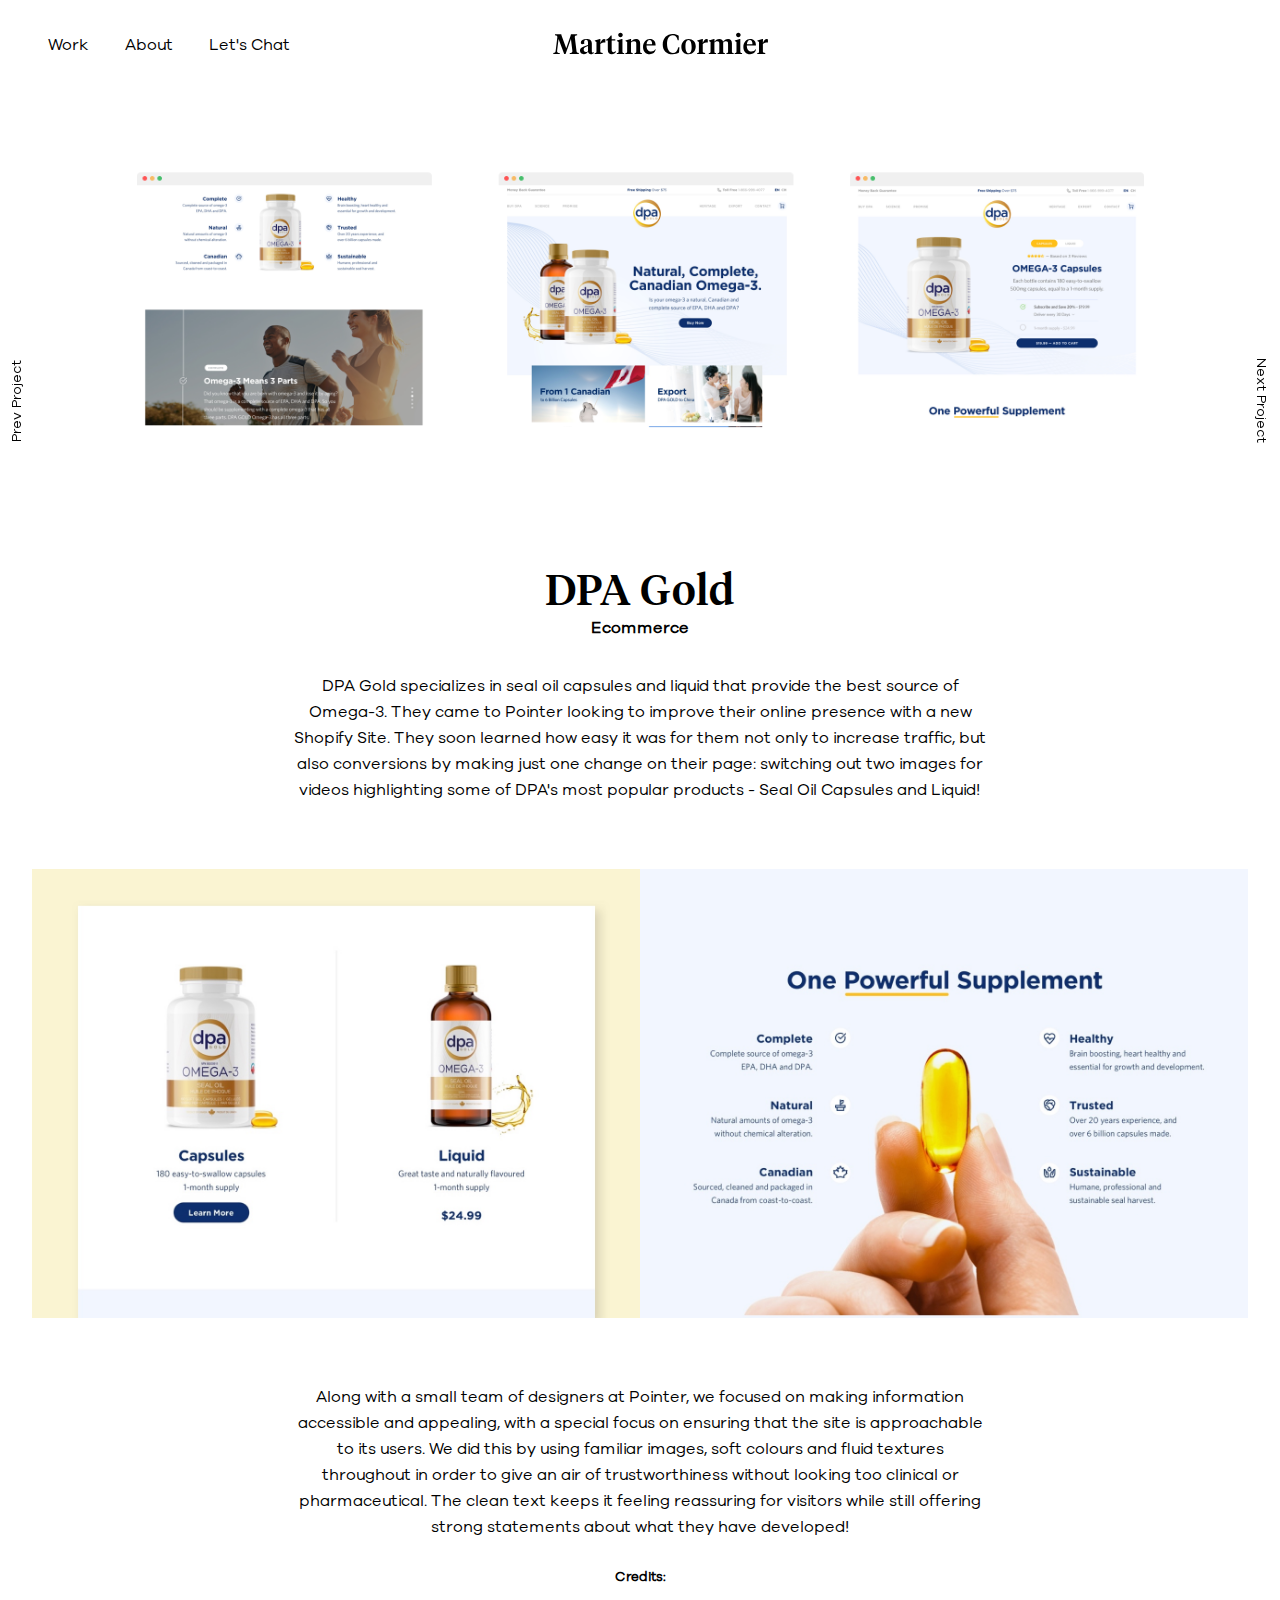
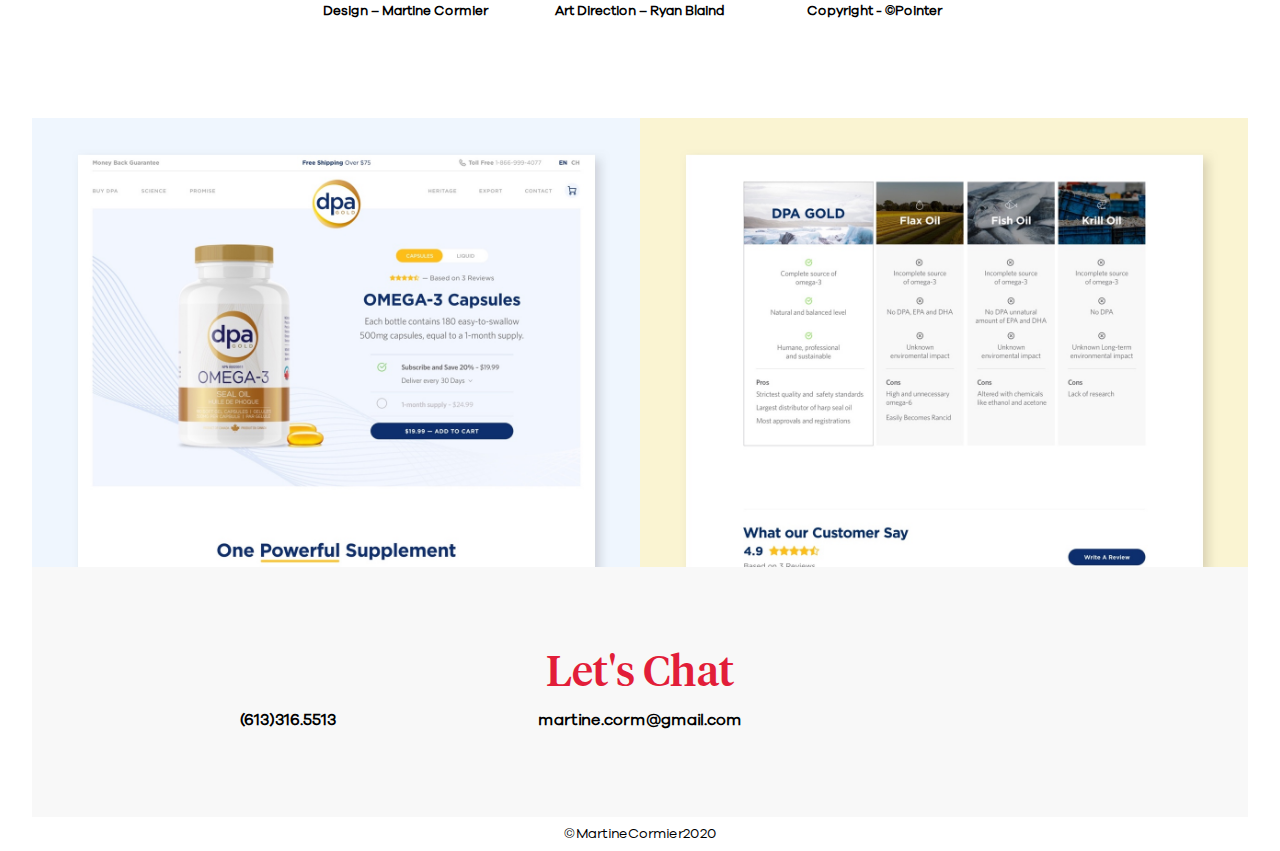
<file: dpa.html>
<!DOCTYPE html>
<html lang="en-ca">
<head>
	<meta charset="utf-8">
	<meta name="mobileoptimized" content="240">
	<meta name="handheldfriendly" content="true">
	<meta name="viewport" content="width=device-width,initial-scale=1">
    <title>Martine Cormier · creative thinker Graphic Designer · Ottawa, Canada</title>
    <link href="css/grid.css" rel="stylesheet">
    <link href="css/typography.css" rel="stylesheet">
    <link href="css/main.css" rel="stylesheet">
	<link rel="stylesheet" href="https://use.fontawesome.com/releases/v5.2.0/css/all.css" integrity="sha384-hWVjflwFxL6sNzntih27bfxkr27PmbbK/iSvJ+a4+0owXq79v+lsFkW54bOGbiDQ" crossorigin="anonymous">
</head>
<header>
		<nav>
			<div class="mobile-nav">
				<div class="branding nav">
					<a href="https://martinecormier.ca/cgi">	
					<img class="logo" src="img/branding.svg" alt="Martine Cormier Branding">
					</a>
				</div>	
				<ul class="nav social">
					<li><a href="https://www.linkedin.com/in/martine-cormier-33259264/" target="_blank">
						<span style="color: #000000">
  							<i class="fab fa-linkedin-in"></i>
						</span>
					</a></li>
					<li><a href="https://vimeo.com/martinecormier" target="_blank">
						<span>
  							<i class="fab fa-vimeo-v"></i>
						</span>
					</a></li>
					<li><a href="https://dribbble.com/martinecormier" target="_blank">
						<span>
  							<i class="fab fa-dribbble"></i>
						</span>
					</a></li>
				</ul>
				<div class="mobile">
					<input type="checkbox" class="nav-check" id="nav-check">
					<label class="nav-label" for="nav-check">
						<img src="img/nav.svg" alt="open mobile">
					</label>
					<ul class="links-mobile">
						<li><a href="https://martinecormier.ca/cgi#work">Work</a></li>
						<li><a href="https://martinecormier.ca/cgi#about">About</a></li>
						<li><a href="https://martinecormier.ca/cgi#chat">Let's Chat</a></li>
					</ul>
				</div>
				<div class="desktop">
					<ul class="links">
						<li><a href="https://martinecormier.ca/cgi#work">Work</a></li>
						<li><a href="https://martinecormier.ca/cgi#about">About</a></li>
						<li><a href="https://martinecormier.ca/cgi#chat">Let's Chat</a></li>
					</ul>
				</div>	
			</div>
				
		</nav>
</header>
<div class="project-nav" id="prev">
		<h4 class="menu menu--adsila">
				<a class="menu__item" href="tea-expert.html">
					<span class="menu__item-name">Prev Project</span>
				</a>
		</h4>
</div>
<div class="project-nav" id="next">
	<h4 class="menu menu--adsila">
			<a class="menu__item" href="ohs.html">
				<span class="menu__item-name">Next Project</span>
			</a>
	</h4>
</div>
<section class="intro-img">
	<img class="flex-img-85" src="img/project-dpa.png">
</section>   
<section class="padding">
	<div class="center project-text-items">
		<div class="title-pages">
            <h1>DPA Gold</h1>
		    <h3>Ecommerce</h3>
        </div>    
		<p>DPA Gold specializes in seal oil capsules and liquid that provide the best source of Omega-3. They came to Pointer looking to improve their online presence with a new Shopify Site. They soon learned how easy it was for them not only to increase traffic, but also conversions by making just one change on their page: switching out two images for videos highlighting some of DPA's most popular products - Seal Oil Capsules and Liquid!</p>
	</div>	
	<div class="grid project-items">
		<div class="unit unit-s-1 unit-m-1-2">
			<img class="flex-img" src="img/dpa-1.jpg">
		</div>
		<div class="unit unit-s-1 unit-m-1-2">
			<img class="flex-img" src="img/dpa-2.jpg">
		</div>
	</div>	
	<div class="center project-text-items">
		<p>Along with a small team of designers at Pointer, we focused on making information accessible and appealing, with a special focus on ensuring that the site is approachable to its users. We did this by using familiar images, soft colours and fluid textures throughout in order to give an air of trustworthiness without looking too clinical or pharmaceutical. The clean text keeps it feeling reassuring for visitors while still offering strong statements about what they have developed!</p>
		<div class="credits">
			<h5>Credits: </h5>
			<div class="grid">
				<h5 class="unit unit-s-1 unit-l-1-3"> Design – Martine Cormier</h5>
				<h5 class="unit unit-s-1 unit-l-1-3">Art Direction – Ryan Blaind</h5>
				<h5 class="unit unit-s-1 unit-l-1-3">Copyright - ©Pointer</h5>
			</div>
		</div>
	</div>
	<div class="grid project-items">
		<div class="unit unit-s-1 unit-m-1-2">
			<img class="flex-img" src="img/dpa-3.jpg">
		</div>
		<div class="unit unit-s-1 unit-m-1-2">
			<img class="flex-img" src="img/dpa-4.jpg">
		</div>
	</div>	

</section>
<footer id="chat">
		<div class="chat chat-project">
			<h2 style="font-size:42px;">Let's Chat</h2>
			<div class="grid">
				<div class="unit unit-xs-1 unit-s-1 unit-l-1-3 ">
					<h3 class="center"><a href="tel:613-316-5513">(613)316.5513</a></h3>
				</div>
				<div class="unit unit-xs-1 unit-s-1 unit-l-1-3">
					<h3 class="center"><a href="mailto:martine.corm@gmail.com">martine.corm@gmail.com</a></h3>
				</div>
				<div class="unit unit-xs-1 unit-s-1 unit-l-1-3 center">
				<ul class="social-footer grid">
					<li class="unit unit-s-1-3 unit-m-1-3 unit-l-1-3"><a href="https://www.linkedin.com/in/martine-cormier-33259264/" target="_blank">
						<span style="color: #000000">
  							<i class="fab fa-linkedin-in"></i>
						</span>
					</a></li>
					<li class="unit unit-s-1-3 unit-m-1-3 unit-l-1-3"><a href="https://vimeo.com/martinecormier" target="_blank">
						<span style="color:  #000000">
  							<i class="fab fa-vimeo-v"></i>
						</span>
					</a></li>
					<li class="unit unit-s-1-3 unit-m-1-3 unit-l-1-3"><a href="https://dribbble.com/martinecormier" target="_blank">
						<span style="color:  #000000;">
  							<i class="fab fa-dribbble"></i>
						</span>
					</a></li>
				</ul>
			</div>
			</div>
		</div>
		<h4>©MartineCormier2020</h4>
	</footer>
</file>
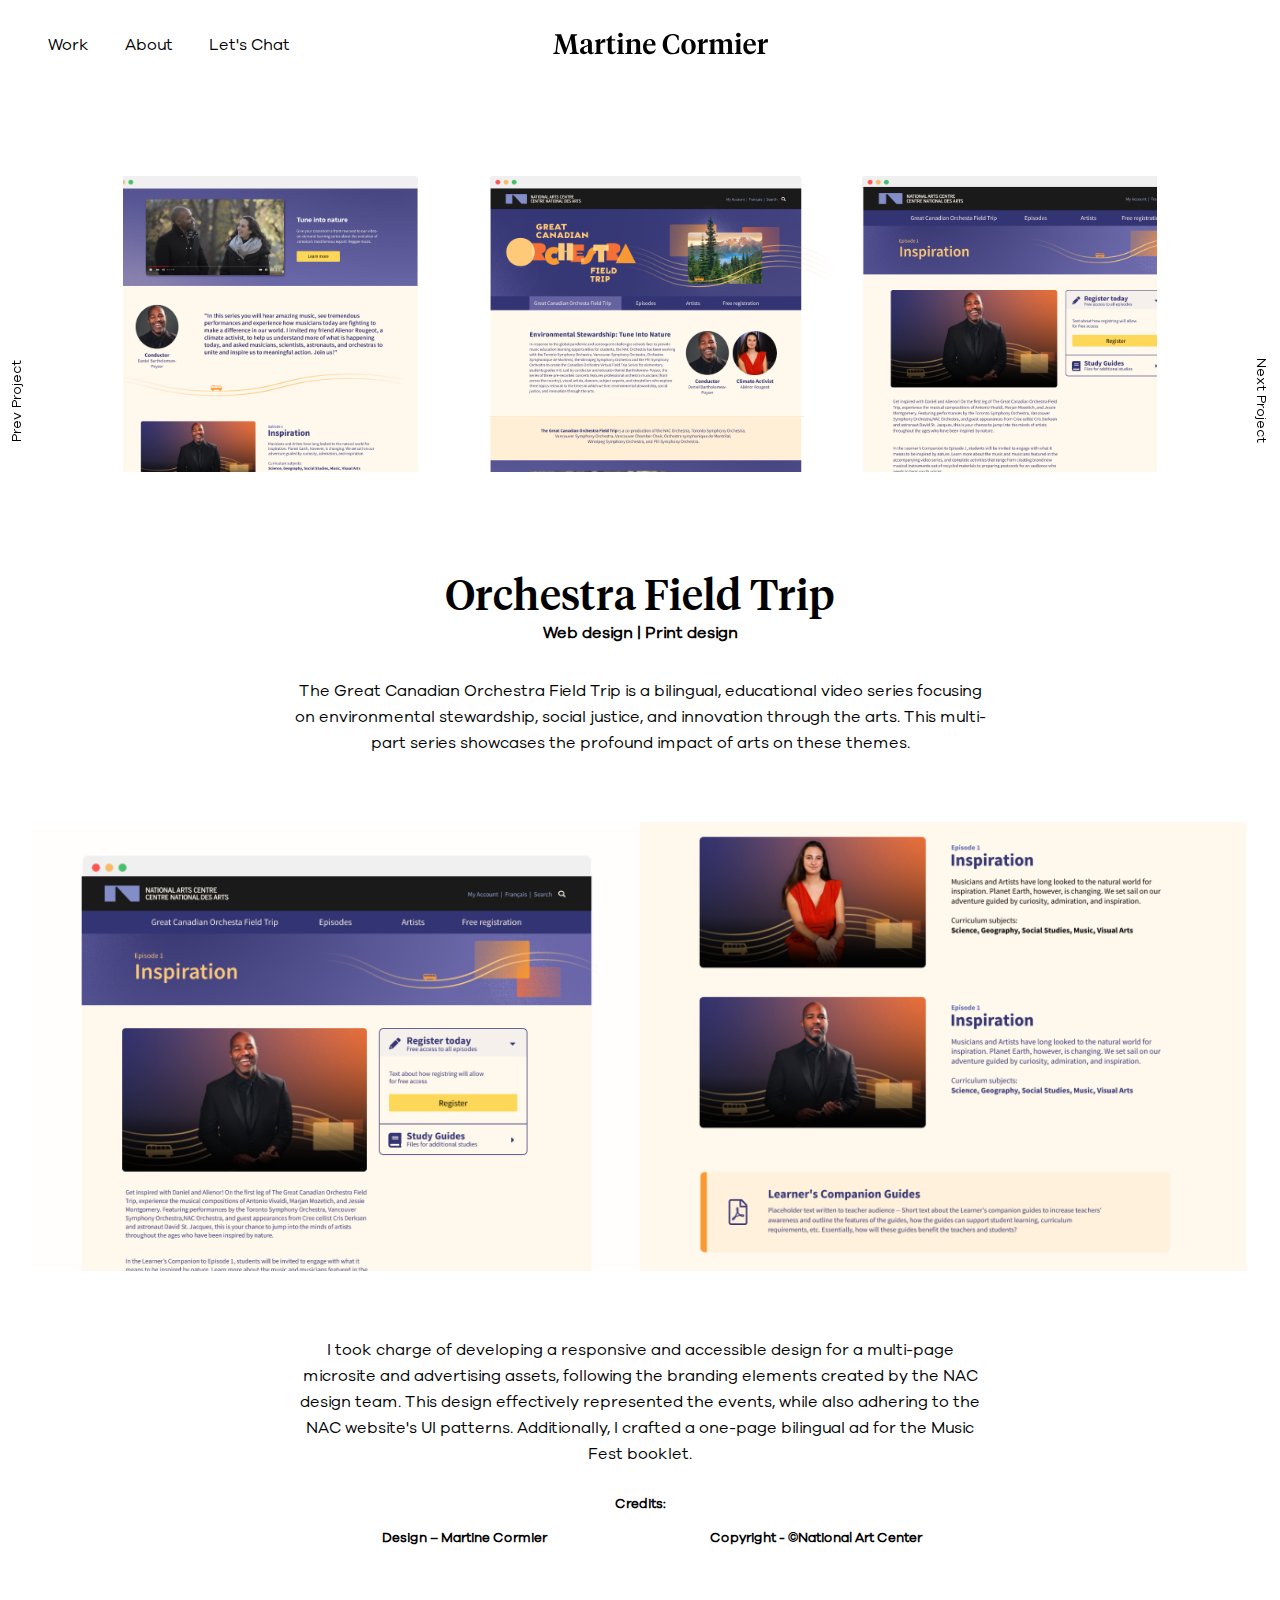
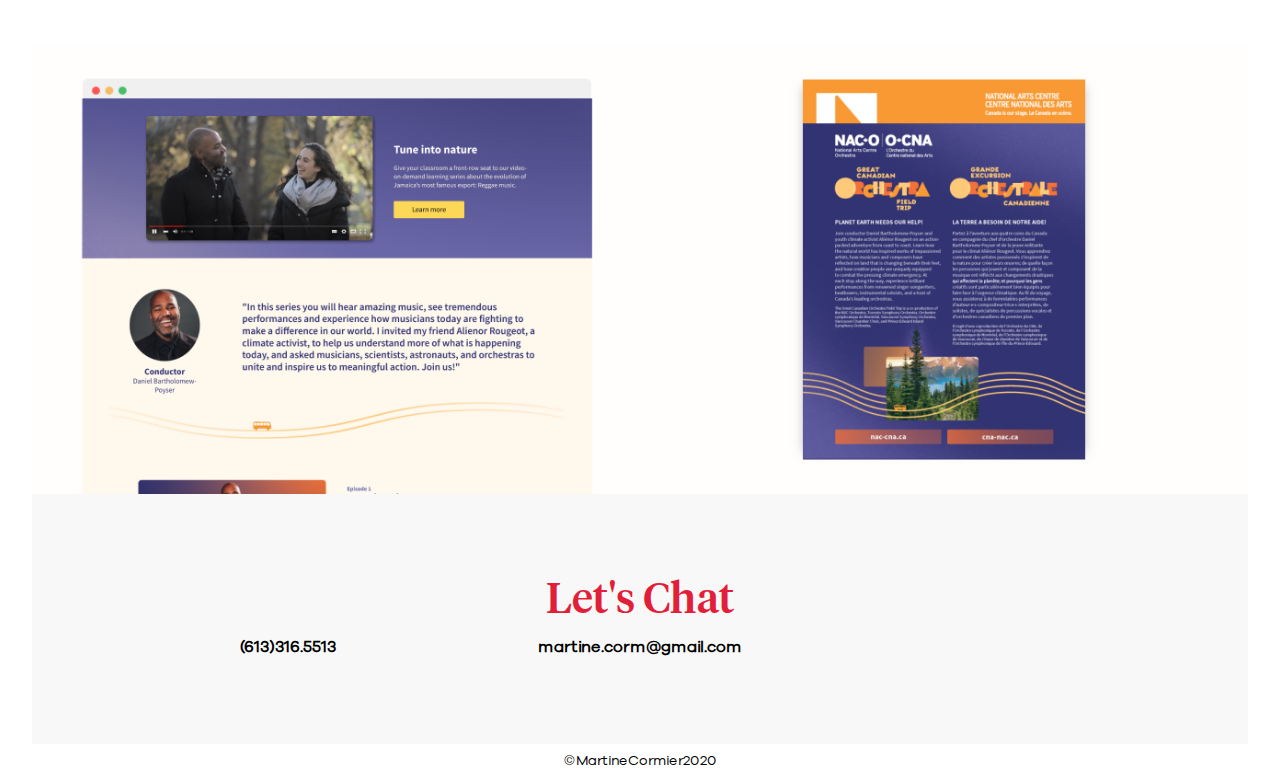
<file: field-trip.html>
<!DOCTYPE html>
<html lang="en-ca">
<head>
	<meta charset="utf-8">
	<meta name="mobileoptimized" content="240">
	<meta name="handheldfriendly" content="true">
	<meta name="viewport" content="width=device-width,initial-scale=1">
    <title>Martine Cormier · creative thinker Graphic Designer · Ottawa, Canada</title>
    <link href="css/grid.css" rel="stylesheet">
    <link href="css/typography.css" rel="stylesheet">
    <link href="css/main.css" rel="stylesheet">
	<link rel="stylesheet" href="https://use.fontawesome.com/releases/v5.2.0/css/all.css" integrity="sha384-hWVjflwFxL6sNzntih27bfxkr27PmbbK/iSvJ+a4+0owXq79v+lsFkW54bOGbiDQ" crossorigin="anonymous">
</head>
<header>
		<nav>
			<div class="mobile-nav">
				<div class="branding nav">
					<a href="https://martinecormier.ca/cgi">	
					<img class="logo" src="img/branding.svg" alt="Martine Cormier Branding">
					</a>
				</div>	
				<ul class="nav social">
					<li><a href="https://www.linkedin.com/in/martine-cormier-33259264/" target="_blank">
						<span style="color: #000000">
  							<i class="fab fa-linkedin-in"></i>
						</span>
					</a></li>
					<li><a href="https://vimeo.com/martinecormier" target="_blank">
						<span>
  							<i class="fab fa-vimeo-v"></i>
						</span>
					</a></li>
					<li><a href="https://dribbble.com/martinecormier" target="_blank">
						<span>
  							<i class="fab fa-dribbble"></i>
						</span>
					</a></li>
				</ul>
				<div class="mobile">
					<input type="checkbox" class="nav-check" id="nav-check">
					<label class="nav-label" for="nav-check">
						<img src="img/nav.svg" alt="open mobile">
					</label>
					<ul class="links-mobile">
						<li><a href="https://martinecormier.ca/cgi#work">Work</a></li>
						<li><a href="https://martinecormier.ca/cgi#about">About</a></li>
						<li><a href="https://martinecormier.ca/cgi#chat">Let's Chat</a></li>
					</ul>
				</div>
				<div class="desktop">
					<ul class="links">
						<li><a href="https://martinecormier.ca/cgi#work">Work</a></li>
						<li><a href="https://martinecormier.ca/cgi#about">About</a></li>
						<li><a href="https://martinecormier.ca/cgis#chat">Let's Chat</a></li>
					</ul>
				</div>	
				
		</nav>
</header>
<div class="project-nav" id="prev">
		<h4 class="menu menu--adsila">
				<a class="menu__item" href="ohs.html">
					<span class="menu__item-name">Prev Project</span>
				</a>
		</h4>
</div>
<div class="project-nav" id="next">
	<h4 class="menu menu--adsila">
			<a class="menu__item" href="mlse.html">
				<span class="menu__item-name">Next Project</span>
			</a>
	</h4>
</div>
<section class="intro-img">
	<img class="flex-img-85" src="img/field-trip.png">
</section>  
<section class="padding">
	<div class="center project-text-items">
		<div class="title-pages">
            <h1>Orchestra Field Trip</h1>
		    <h3>Web design | Print design</h3>
        </div>    
		<p>The Great Canadian Orchestra Field Trip is a bilingual, educational video series focusing on environmental stewardship, social justice, and innovation through the arts. This multi-part series showcases the profound impact of arts on these themes.</p>
	</div>	
	<div class="grid project-items">
		<div class="unit unit-s-1 unit-m-1-2">
			<img class="flex-img" src="img/field-trip-1.png">
		</div>
		<div class="unit unit-s-1 unit-m-1-2">
			<img class="flex-img" src="img/field-trip-2.png">
		</div>
	</div>	
	<div class="center project-text-items">
		<p>I took charge of developing a responsive and accessible design for a multi-page microsite and advertising assets, following the branding elements created by the NAC design team. This design effectively represented the events, while also adhering to the NAC website's UI patterns. Additionally, I crafted a one-page bilingual ad for the Music Fest booklet.</p>
		<div class="credits">
			<h5>Credits: </h5>
			<div class="grid">
				<h5 class="unit unit-s-1 unit-l-1-2"> Design – Martine Cormier</h5>
				<h5 class="unit unit-s-1 unit-l-1-2">Copyright - ©National Art Center</h5>
			</div>
		</div>
	</div>
	<div class="grid project-items">
		<div class="unit unit-s-1 unit-m-1-2">
			<img class="flex-img" src="img/field-trip-3.png">
		</div>
		<div class="unit unit-s-1 unit-m-1-2">
			<img class="flex-img" src="img/field-trip-4.png">
		</div>
	</div>	
</section>
<footer id="chat">
		<div class="chat chat-project">
			<h2 style="font-size:42px;">Let's Chat</h2>
			<div class="grid">
				<div class="unit unit-xs-1 unit-s-1 unit-l-1-3 ">
					<h3 class="center"><a href="tel:613-316-5513">(613)316.5513</a></h3>
				</div>
				<div class="unit unit-xs-1 unit-s-1 unit-l-1-3">
					<h3 class="center"><a href="mailto:martine.corm@gmail.com">martine.corm@gmail.com</a></h3>
				</div>
				<div class="unit unit-xs-1 unit-s-1 unit-l-1-3 center">
				<ul class="social-footer grid">
					<li class="unit unit-s-1-3 unit-m-1-3 unit-l-1-3"><a href="https://www.linkedin.com/in/martine-cormier-33259264/" target="_blank">
						<span style="color: #000000">
  							<i class="fab fa-linkedin-in"></i>
						</span>
					</a></li>
					<li class="unit unit-s-1-3 unit-m-1-3 unit-l-1-3"><a href="https://vimeo.com/martinecormier" target="_blank">
						<span style="color:  #000000">
  							<i class="fab fa-vimeo-v"></i>
						</span>
					</a></li>
					<li class="unit unit-s-1-3 unit-m-1-3 unit-l-1-3"><a href="https://dribbble.com/martinecormier" target="_blank">
						<span style="color:  #000000;">
  							<i class="fab fa-dribbble"></i>
						</span>
					</a></li>
				</ul>
			</div>
			</div>
		</div>
		<h4>©MartineCormier2020</h4>
	</footer>
</file>
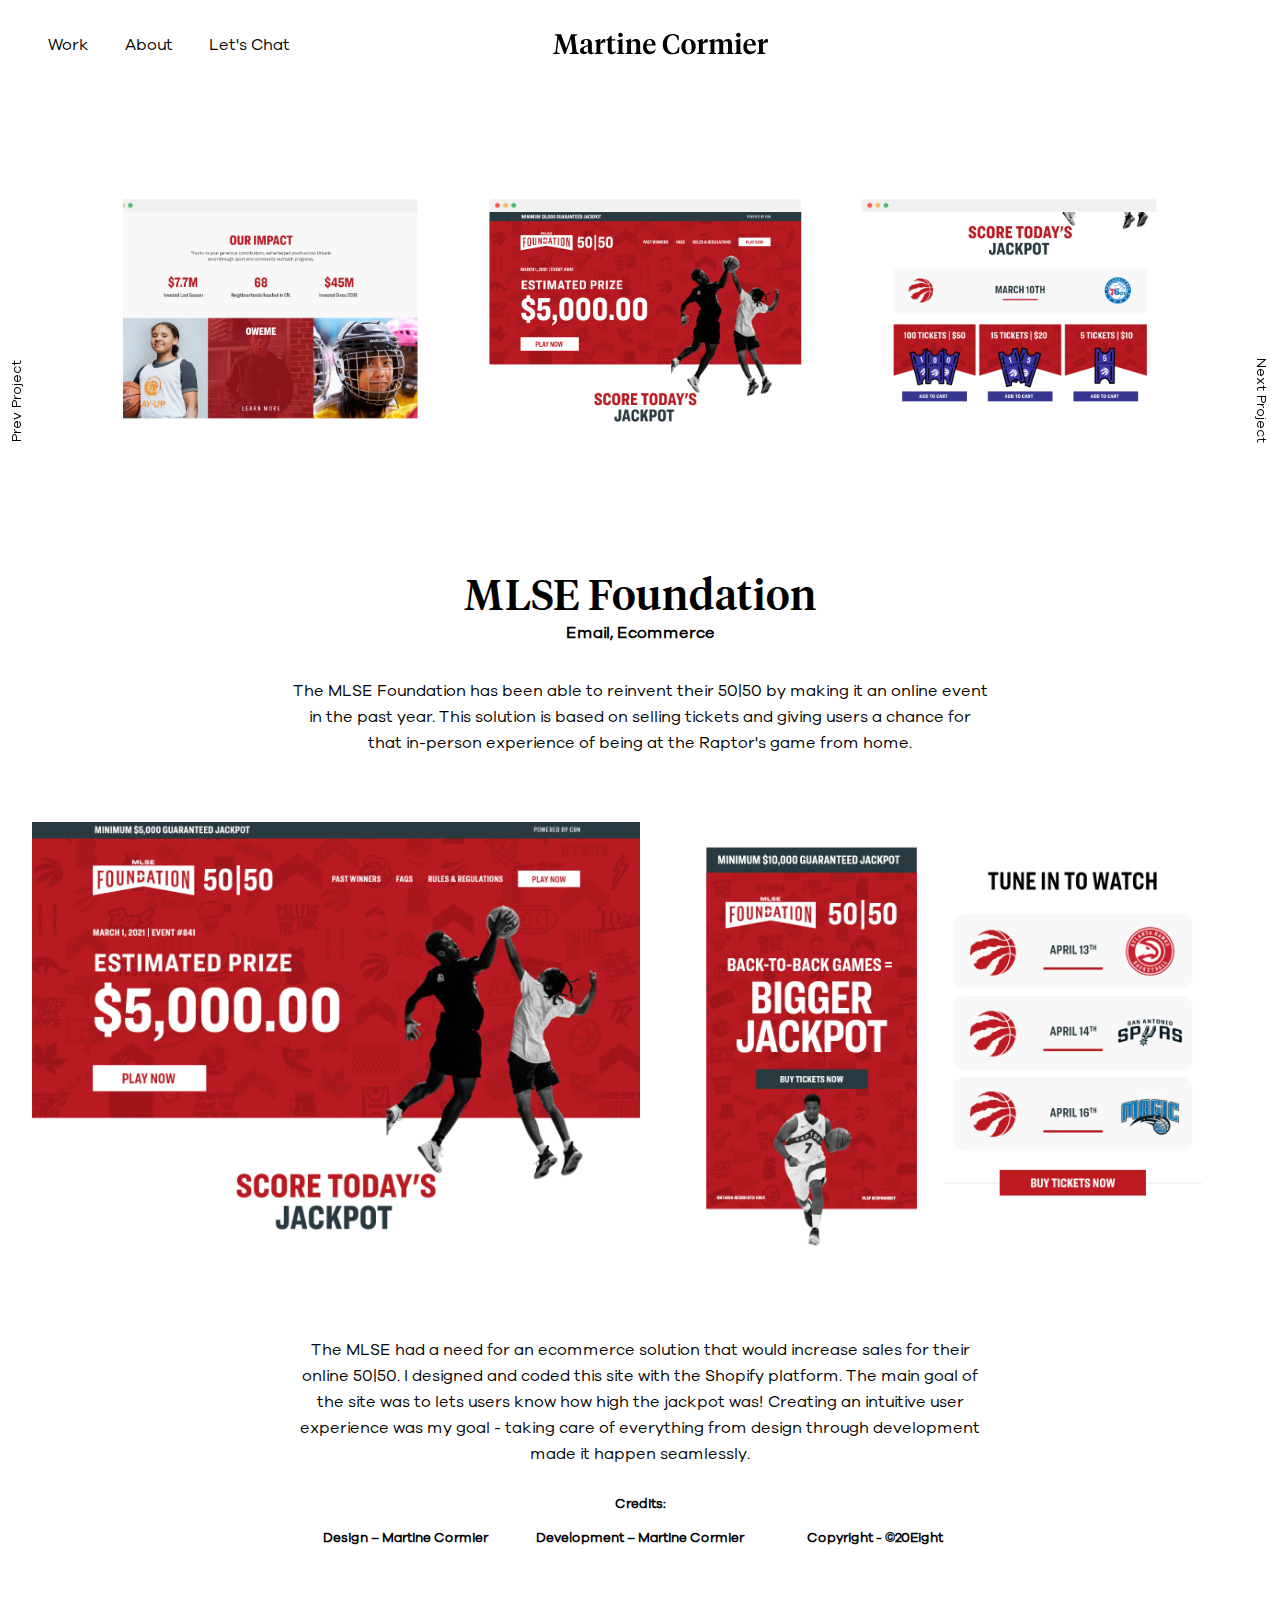
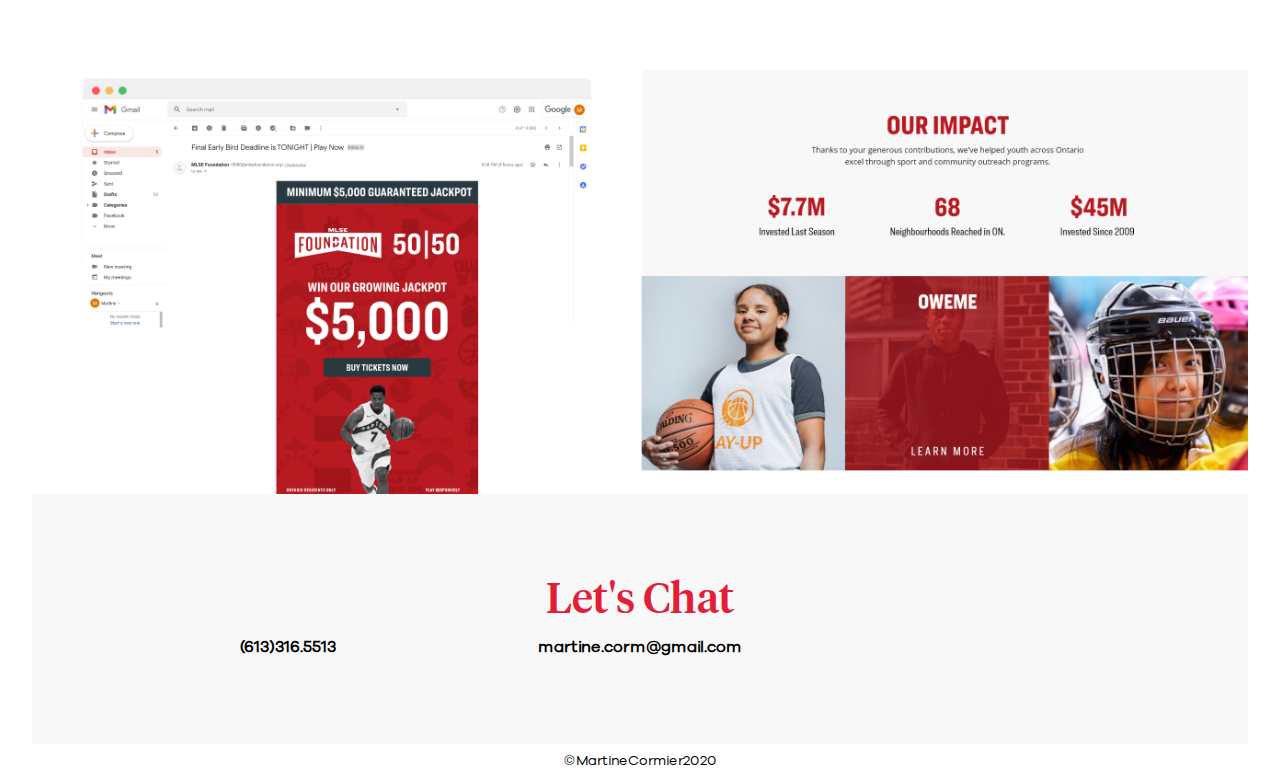
<file: mlse.html>
<!DOCTYPE html>
<html lang="en-ca">
<head>
	<meta charset="utf-8">
	<meta name="mobileoptimized" content="240">
	<meta name="handheldfriendly" content="true">
	<meta name="viewport" content="width=device-width,initial-scale=1">
    <title>Martine Cormier · creative thinker Graphic Designer · Ottawa, Canada</title>
    <link href="css/grid.css" rel="stylesheet">
    <link href="css/typography.css" rel="stylesheet">
    <link href="css/main.css" rel="stylesheet">
	<link rel="stylesheet" href="https://use.fontawesome.com/releases/v5.2.0/css/all.css" integrity="sha384-hWVjflwFxL6sNzntih27bfxkr27PmbbK/iSvJ+a4+0owXq79v+lsFkW54bOGbiDQ" crossorigin="anonymous">
</head>
<header>
		<nav>
			<div class="mobile-nav">
				<div class="branding nav">
					<a href="https://martinecormier.ca/cgi">	
					<img class="logo" src="img/branding.svg" alt="Martine Cormier Branding">
					</a>
				</div>	
				<ul class="nav social">
					<li><a href="https://www.linkedin.com/in/martine-cormier-33259264/" target="_blank">
						<span style="color: #000000">
  							<i class="fab fa-linkedin-in"></i>
						</span>
					</a></li>
					<li><a href="https://vimeo.com/martinecormier" target="_blank">
						<span>
  							<i class="fab fa-vimeo-v"></i>
						</span>
					</a></li>
					<li><a href="https://dribbble.com/martinecormier" target="_blank">
						<span>
  							<i class="fab fa-dribbble"></i>
						</span>
					</a></li>
				</ul>
				<div class="mobile">
					<input type="checkbox" class="nav-check" id="nav-check">
					<label class="nav-label" for="nav-check">
						<img src="img/nav.svg" alt="open mobile">
					</label>
					<ul class="links-mobile">
						<li><a href="https://martinecormier.ca/cgi#work">Work</a></li>
						<li><a href="https://martinecormier.ca/cgi#about">About</a></li>
						<li><a href="https://martinecormier.ca/cgi#chat">Let's Chat</a></li>
					</ul>
				</div>
				<div class="desktop">
					<ul class="links">
						<li><a href="https://martinecormier.ca/cgi#work">Work</a></li>
						<li><a href="https://martinecormier.ca/cgi#about">About</a></li>
						<li><a href="https://martinecormier.ca/cgi#chat">Let's Chat</a></li>
					</ul>
				</div>	
			</div>
				
		</nav>
</header>
<div class="project-nav" id="prev">
		<h4 class="menu menu--adsila">
				<a class="menu__item" href="field-trip.html">
					<span class="menu__item-name">Prev Project</span>
				</a>
		</h4>
</div>
<div class="project-nav" id="next">
	<h4 class="menu menu--adsila">
			<a class="menu__item" href="zones.html">
				<span class="menu__item-name">Next Project</span>
			</a>
	</h4>
</div>
<section class="intro-img">
	<img class="flex-img-85" src="img/mlse.png">
</section>  
<section class="padding">
	<div class="center project-text-items">
		<div class="title-pages">
            <h1>MLSE Foundation</h1>
		    <h3>Email, Ecommerce</h3>
        </div>    
		<p>The MLSE Foundation has been able to reinvent their 50|50 by making it an online event in the past year. This solution is based on selling tickets and giving users a chance for that in-person experience of being at the Raptor's game from home.</p>
	</div>	
	<div class="grid project-items">
		<div class="unit unit-s-1 unit-m-1-2">
			<img class="flex-img" src="img/mlse-1.png">
		</div>
		<div class="unit unit-s-1 unit-m-1-2">
			<img class="flex-img" src="img/mlse-2.png">
		</div>
	</div>	
	<div class="center project-text-items">
		<p>The MLSE had a need for an ecommerce solution that would increase sales for their online 50|50. I designed and coded this site with the Shopify platform. The main goal of the site was to lets users know how high the jackpot was! Creating an intuitive user experience was my goal - taking care of everything from design through development made it happen seamlessly.</p>
		<div class="credits">
			<h5>Credits: </h5>
			<div class="grid">
				<h5 class="unit unit-s-1 unit-l-1-3">Design – Martine Cormier</h5>
				<h5 class="unit unit-s-1 unit-l-1-3">Development – Martine Cormier</h5>
				<h5 class="unit unit-s-1 unit-l-1-3">Copyright - ©20Eight</h5>
			</div>
		</div>
	</div>
	<div class="grid project-items">
		<div class="unit unit-s-1 unit-m-1-2">
			<img class="flex-img" src="img/mlse-3.png">
		</div>
		<div class="unit unit-s-1 unit-m-1-2">
			<img class="flex-img" src="img/mlse-4.png">
		</div>
	</div>	

</section>
<footer id="chat">
		<div class="chat chat-project">
			<h2 style="font-size:42px;">Let's Chat</h2>
			<div class="grid">
				<div class="unit unit-xs-1 unit-s-1 unit-l-1-3 ">
					<h3 class="center"><a href="tel:613-316-5513">(613)316.5513</a></h3>
				</div>
				<div class="unit unit-xs-1 unit-s-1 unit-l-1-3">
					<h3 class="center"><a href="mailto:martine.corm@gmail.com">martine.corm@gmail.com</a></h3>
				</div>
				<div class="unit unit-xs-1 unit-s-1 unit-l-1-3 center">
				<ul class="social-footer grid">
					<li class="unit unit-s-1-3 unit-m-1-3 unit-l-1-3"><a href="https://www.linkedin.com/in/martine-cormier-33259264/" target="_blank">
						<span style="color: #000000">
  							<i class="fab fa-linkedin-in"></i>
						</span>
					</a></li>
					<li class="unit unit-s-1-3 unit-m-1-3 unit-l-1-3"><a href="https://vimeo.com/martinecormier" target="_blank">
						<span style="color:  #000000">
  							<i class="fab fa-vimeo-v"></i>
						</span>
					</a></li>
					<li class="unit unit-s-1-3 unit-m-1-3 unit-l-1-3"><a href="https://dribbble.com/martinecormier" target="_blank">
						<span style="color:  #000000;">
  							<i class="fab fa-dribbble"></i>
						</span>
					</a></li>
				</ul>
			</div>
			</div>
		</div>
		<h4>©MartineCormier2020</h4>
	</footer>
</file>
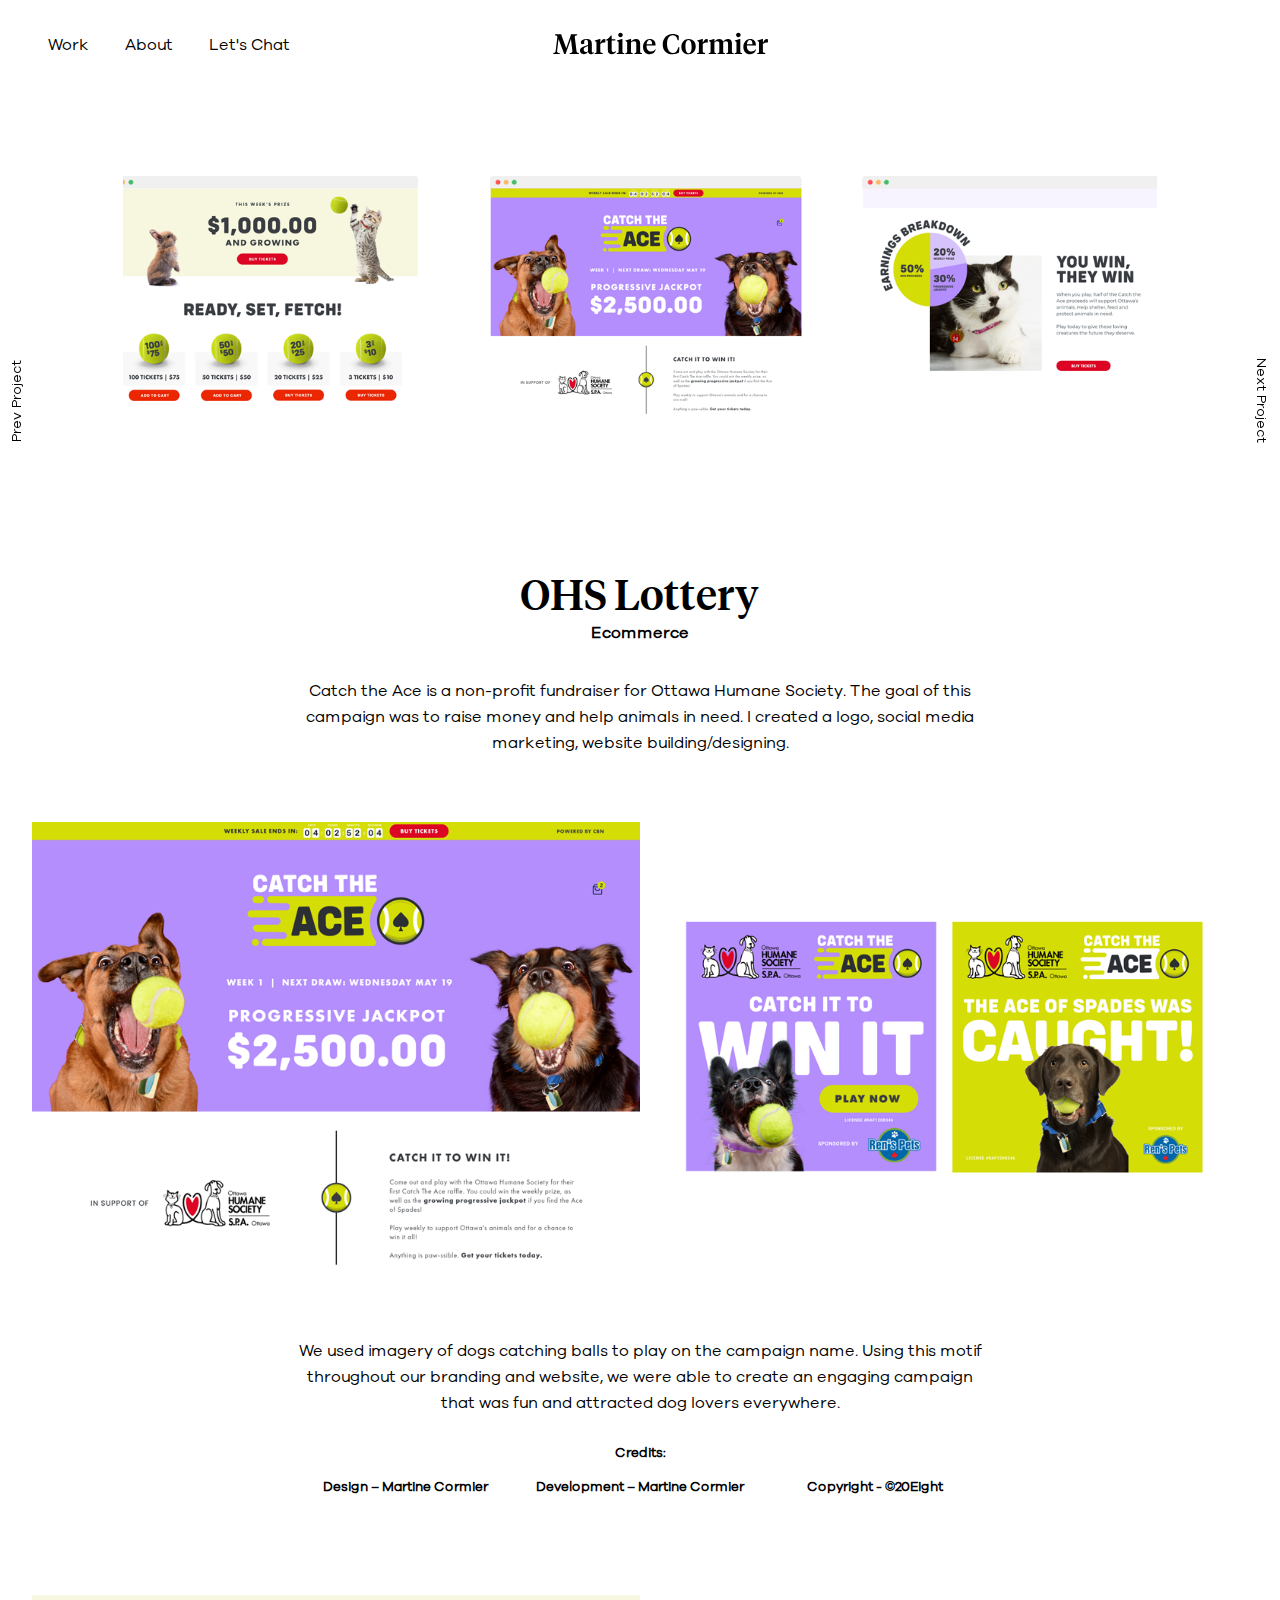
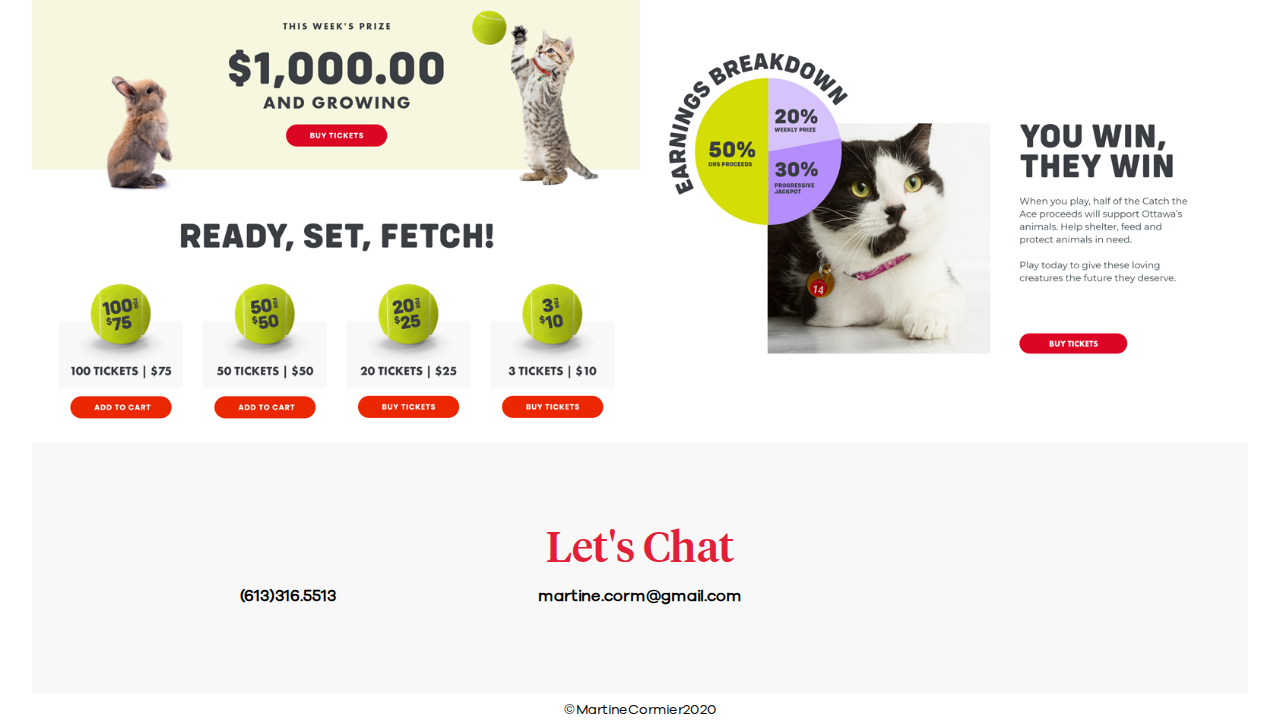
<file: ohs.html>
<!DOCTYPE html>
<html lang="en-ca">
<head>
	<meta charset="utf-8">
	<meta name="mobileoptimized" content="240">
	<meta name="handheldfriendly" content="true">
	<meta name="viewport" content="width=device-width,initial-scale=1">
    <title>Martine Cormier · creative thinker Graphic Designer · Ottawa, Canada</title>
    <link href="css/grid.css" rel="stylesheet">
    <link href="css/typography.css" rel="stylesheet">
    <link href="css/main.css" rel="stylesheet">
	<link rel="stylesheet" href="https://use.fontawesome.com/releases/v5.2.0/css/all.css" integrity="sha384-hWVjflwFxL6sNzntih27bfxkr27PmbbK/iSvJ+a4+0owXq79v+lsFkW54bOGbiDQ" crossorigin="anonymous">
</head>
<header>
		<nav>
			<div class="mobile-nav">
				<div class="branding nav">
					<a href="https://martinecormier.ca/cgi">
					<img class="logo" src="img/branding.svg" alt="Martine Cormier Branding">
					</a>
				</div>	
				<ul class="nav social">
					<li><a href="https://www.linkedin.com/in/martine-cormier-33259264/" target="_blank">
						<span style="color: #000000">
  							<i class="fab fa-linkedin-in"></i>
						</span>
					</a></li>
					<li><a href="https://vimeo.com/martinecormier" target="_blank">
						<span>
  							<i class="fab fa-vimeo-v"></i>
						</span>
					</a></li>
					<li><a href="https://dribbble.com/martinecormier" target="_blank">
						<span>
  							<i class="fab fa-dribbble"></i>
						</span>
					</a></li>
				</ul>
				<div class="mobile">
					<input type="checkbox" class="nav-check" id="nav-check">
					<label class="nav-label" for="nav-check">
						<img src="img/nav.svg" alt="open mobile">
					</label>
					<ul class="links-mobile">
						<li><a href="https://martinecormier.ca/cgi#work">Work</a></li>
						<li><a href="https://martinecormier.ca/cgi#about">About</a></li>
						<li><a href="https://martinecormier.ca/cgi#chat">Let's Chat</a></li>
					</ul>
				</div>
				<div class="desktop">
					<ul class="links">
						<li><a href="https://martinecormier.ca/cgi#work">Work</a></li>
						<li><a href="https://martinecormier.ca/cgi#about">About</a></li>
						<li><a href="https://martinecormier.ca/cgi#chat">Let's Chat</a></li>
					</ul>
				</div>	
			</div>
				
		</nav>
</header>
<div class="project-nav" id="prev">
		<h4 class="menu menu--adsila">
				<a class="menu__item" href="dpa.html">
					<span class="menu__item-name">Prev Project</span>
				</a>
		</h4>
</div>
<div class="project-nav" id="next">
	<h4 class="menu menu--adsila">
			<a class="menu__item" href="field-trip.html">
				<span class="menu__item-name">Next Project</span>
			</a>
	</h4>
</div>
<section class="intro-img">
	<img class="flex-img-85" src="img/ohs.png">
</section>   
<section class="padding">
	<div class="center project-text-items">
		<div class="title-pages">
            <h1>OHS Lottery</h1>
		    <h3>Ecommerce</h3>
        </div>    
		<p>Catch the Ace is a non-profit fundraiser for Ottawa Humane Society. The goal of this campaign was to raise money and help animals in need. I created a logo, social media marketing, website building/designing.</p>
	</div>	
	<div class="grid project-items">
		<div class="unit unit-s-1 unit-m-1-2">
			<img class="flex-img" src="img/ohs-1.png">
		</div>
		<div class="unit unit-s-1 unit-m-1-2">
			<img class="flex-img" src="img/ohs-2.png">
		</div>
	</div>	
	<div class="center project-text-items">
		<p>We used imagery of dogs catching balls to play on the campaign name. Using this motif throughout our branding and website, we were able to create an engaging campaign that was fun and attracted dog lovers everywhere.</p>
		<div class="credits">
			<h5>Credits: </h5>
			<div class="grid">
				<h5 class="unit unit-s-1 unit-l-1-3"> Design – Martine Cormier</h5>
				<h5 class="unit unit-s-1 unit-l-1-3"> Development – Martine Cormier</h5>
				<h5 class="unit unit-s-1 unit-l-1-3">Copyright - ©20Eight</h5>
			</div>
		</div>
	</div>
	<div class="grid project-items">
		<div class="unit unit-s-1 unit-m-1-2">
			<img class="flex-img" src="img/ohs-3.png">
		</div>
		<div class="unit unit-s-1 unit-m-1-2">
			<img class="flex-img" src="img/ohs-4.png">
		</div>
	</div>	

</section>
<footer id="chat">
		<div class="chat chat-project">
			<h2 style="font-size:42px;">Let's Chat</h2>
			<div class="grid">
				<div class="unit unit-xs-1 unit-s-1 unit-l-1-3 ">
					<h3 class="center"><a href="tel:613-316-5513">(613)316.5513</a></h3>
				</div>
				<div class="unit unit-xs-1 unit-s-1 unit-l-1-3">
					<h3 class="center"><a href="mailto:martine.corm@gmail.com">martine.corm@gmail.com</a></h3>
				</div>
				<div class="unit unit-xs-1 unit-s-1 unit-l-1-3 center">
				<ul class="social-footer grid">
					<li class="unit unit-s-1-3 unit-m-1-3 unit-l-1-3"><a href="https://www.linkedin.com/in/martine-cormier-33259264/" target="_blank">
						<span style="color: #000000">
  							<i class="fab fa-linkedin-in"></i>
						</span>
					</a></li>
					<li class="unit unit-s-1-3 unit-m-1-3 unit-l-1-3"><a href="https://vimeo.com/martinecormier" target="_blank">
						<span style="color:  #000000">
  							<i class="fab fa-vimeo-v"></i>
						</span>
					</a></li>
					<li class="unit unit-s-1-3 unit-m-1-3 unit-l-1-3"><a href="https://dribbble.com/martinecormier" target="_blank">
						<span style="color:  #000000;">
  							<i class="fab fa-dribbble"></i>
						</span>
					</a></li>
				</ul>
			</div>
			</div>
		</div>
		<h4>©MartineCormier2020</h4>
	</footer>
</file>
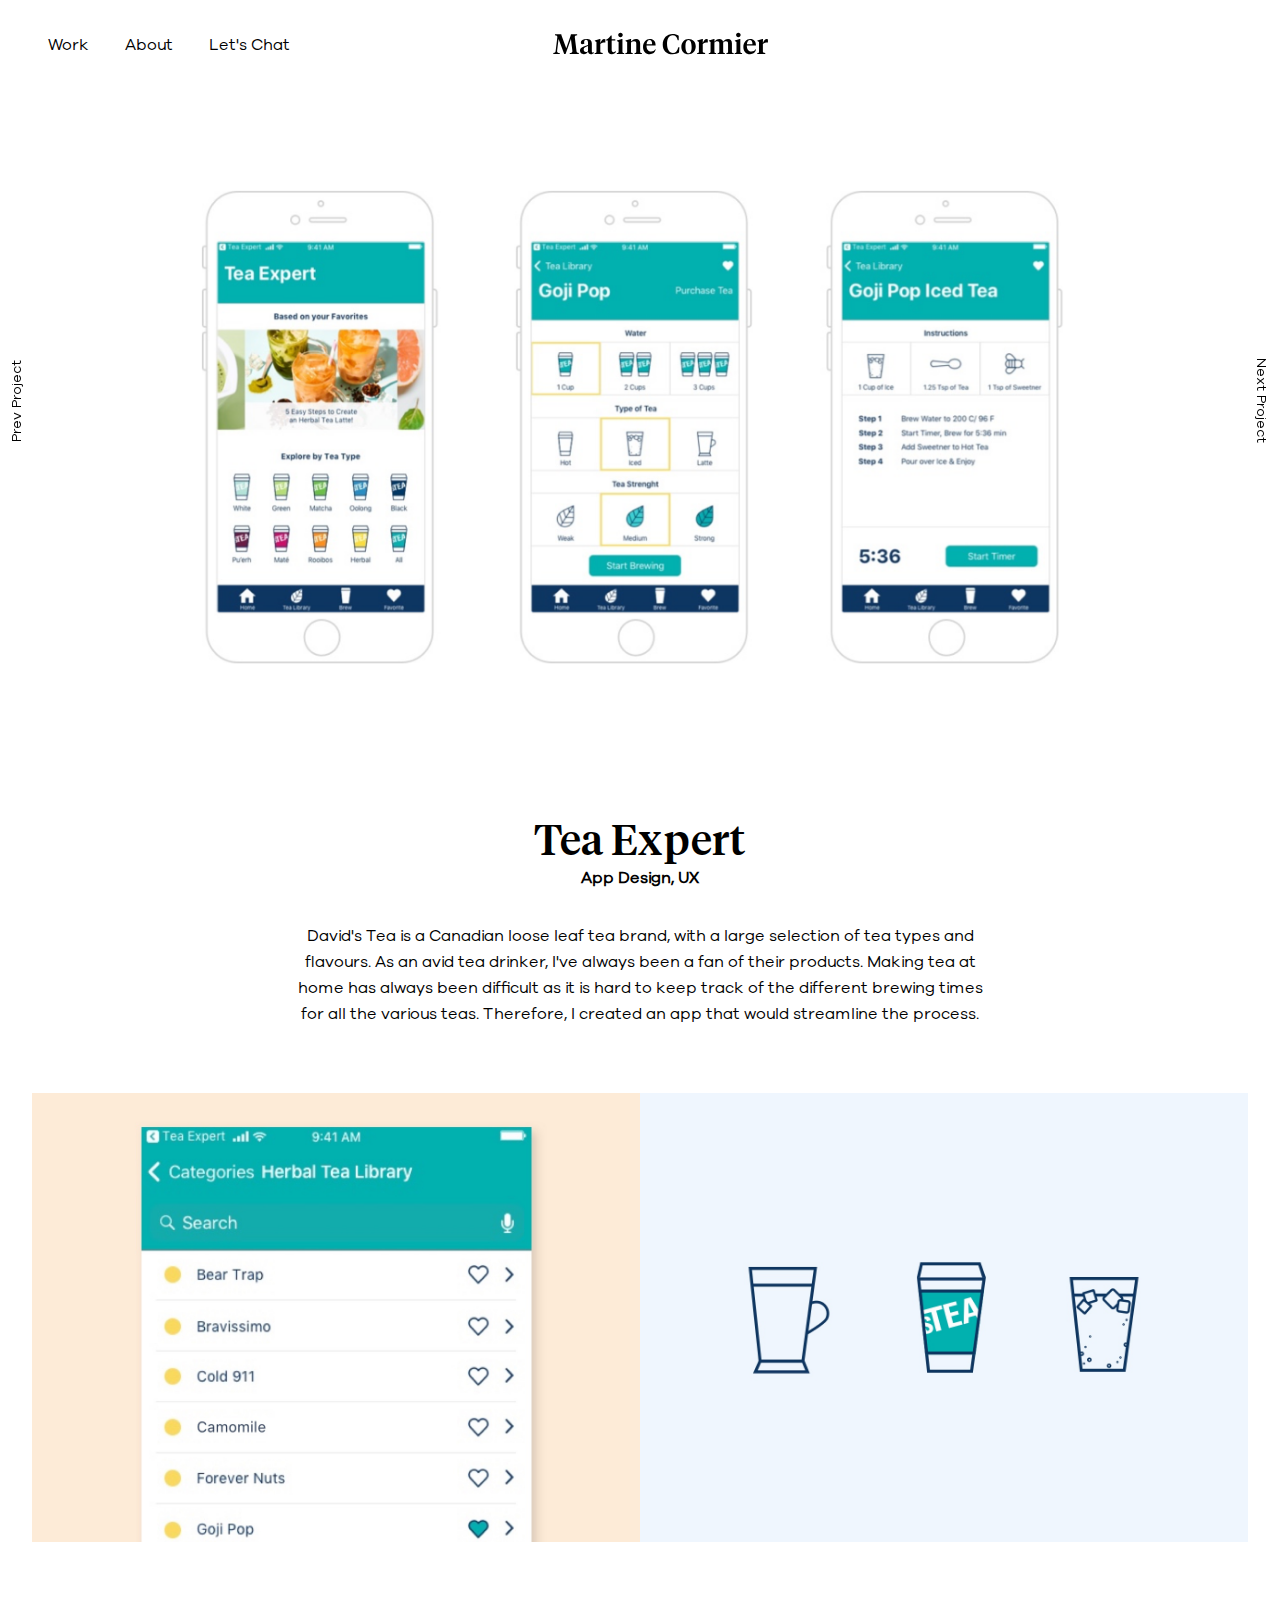
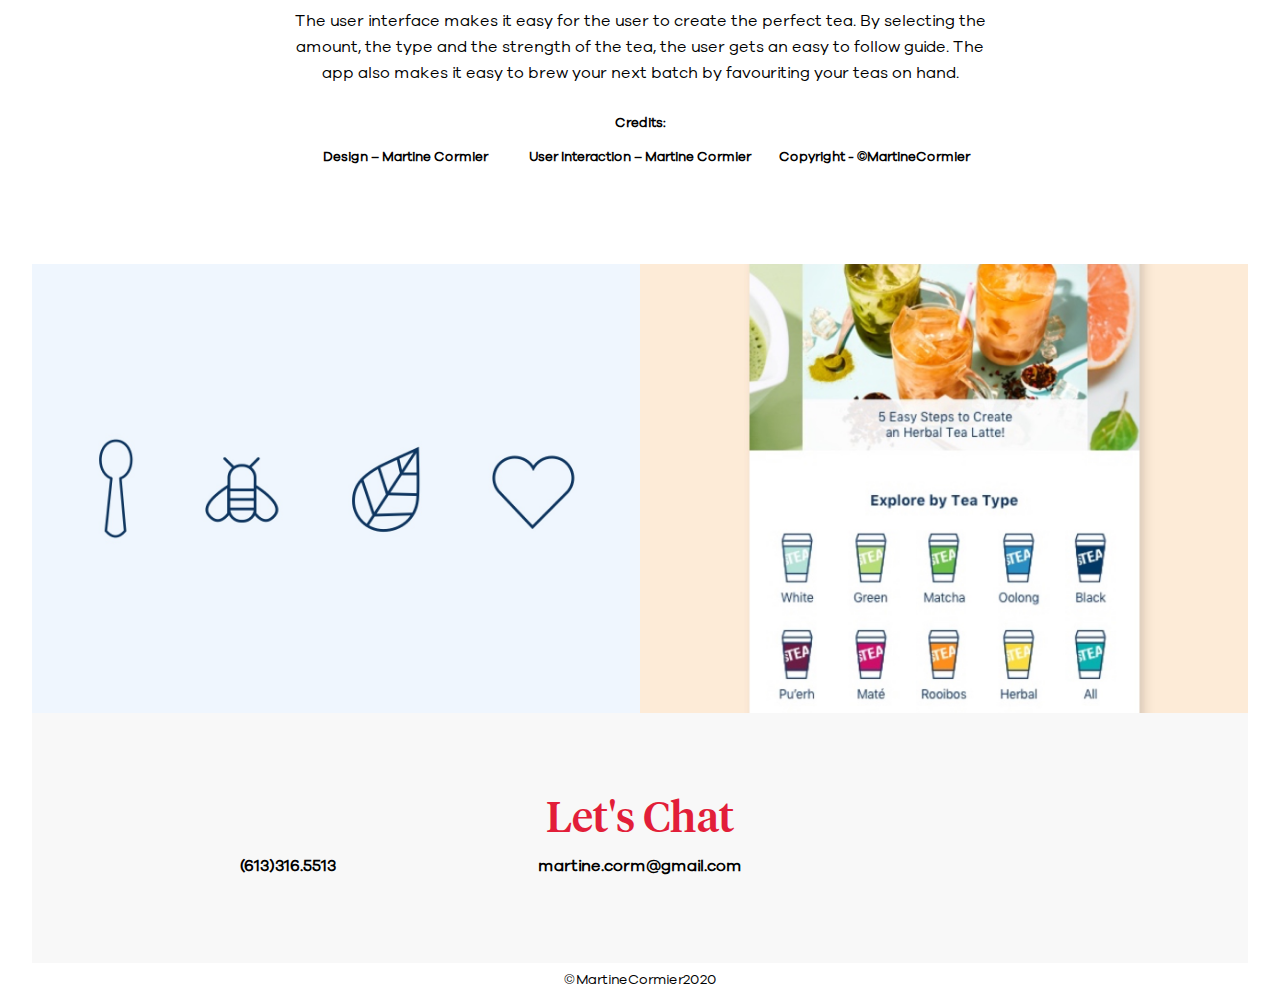
<file: tea-expert.html>
<!DOCTYPE html>
<html lang="en-ca">
<head>
	<meta charset="utf-8">
	<meta name="mobileoptimized" content="240">
	<meta name="handheldfriendly" content="true">
	<meta name="viewport" content="width=device-width,initial-scale=1">
    <title>Martine Cormier · creative thinker Graphic Designer · Ottawa, Canada</title>
    <link href="css/grid.css" rel="stylesheet">
    <link href="css/typography.css" rel="stylesheet">
    <link href="css/main.css" rel="stylesheet">
	<link rel="stylesheet" href="https://use.fontawesome.com/releases/v5.2.0/css/all.css" integrity="sha384-hWVjflwFxL6sNzntih27bfxkr27PmbbK/iSvJ+a4+0owXq79v+lsFkW54bOGbiDQ" crossorigin="anonymous">
</head>
<header>
		<nav>
			<div class="mobile-nav">
				<div class="branding nav">
					<a href="https://martinecormier.ca/cgi">
					<img class="logo" src="img/branding.svg" alt="Martine Cormier Branding">
					</a>
				</div>	
				<ul class="nav social">
					<li><a href="https://www.linkedin.com/in/martine-cormier-33259264/" target="_blank">
						<span style="color: #000000">
  							<i class="fab fa-linkedin-in"></i>
						</span>
					</a></li>
					<li><a href="https://vimeo.com/martinecormier" target="_blank">
						<span>
  							<i class="fab fa-vimeo-v"></i>
						</span>
					</a></li>
					<li><a href="https://dribbble.com/martinecormier" target="_blank">
						<span>
  							<i class="fab fa-dribbble"></i>
						</span>
					</a></li>
				</ul>
				<div class="mobile">
					<input type="checkbox" class="nav-check" id="nav-check">
					<label class="nav-label" for="nav-check">
						<img src="img/nav.svg" alt="open mobile">
					</label>
					<ul class="links-mobile">
						<li><a href="https://martinecormier.ca/cgi#work">Work</a></li>
						<li><a href="https://martinecormier.ca/cgi#about">About</a></li>
						<li><a href="https://martinecormier.ca/cgi#chat">Let's Chat</a></li>
					</ul>
				</div>
				<div class="desktop">
					<ul class="links">
						<li><a href="https://martinecormier.ca/cgi#work">Work</a></li>
						<li><a href="https://martinecormier.ca/cgi#about">About</a></li>
						<li><a href="https://martinecormier.ca/cgi#chat">Let's Chat</a></li>
					</ul>
				</div>		
			</div>
				
		</nav>
</header>
<div class="project-nav" id="prev">
		<h4 class="menu menu--adsila">
				<a class="menu__item" href="zones.html">
					<span class="menu__item-name">Prev Project</span>
				</a>
		</h4>
</div>
<div class="project-nav" id="next">
	<h4 class="menu menu--adsila">
			<a class="menu__item" href="dpa.html">
				<span class="menu__item-name">Next Project</span>
			</a>
	</h4>
</div>
<section class="intro-img">
	<img class="flex-img-85" src="img/tea-expert-desk.png">
</section>   
<section class="padding">
	<div class="center project-text-items">
		<div class="title-pages">
            <h1>Tea Expert</h1>
		    <h3>App Design, UX</h3>
        </div>    
		<p>David's Tea is a Canadian loose leaf tea brand, with a large selection of tea types and flavours. As an avid tea drinker, I've always been a fan of their products. Making tea at home has always been difficult as it is hard to keep track of the different brewing times for all the various teas. Therefore, I created an app that would streamline the process.</p>
	</div>	
	<div class="grid project-items">
		<div class="unit unit-s-1 unit-m-1-2">
			<img class="flex-img" src="img/tea-expert-1.jpg">
		</div>
        <div class="unit unit-s-1 unit-m-1-2">
			<img class="flex-img" src="img/tea-expert-2.jpg">
		</div>
	</div>	
	<div class="center project-text-items">
		<p>The user interface makes it easy for the user to create the perfect tea. By selecting the amount, the type and the strength of the tea, the user gets an easy to follow guide. The app also makes it easy to brew your next batch by favouriting your teas on hand.</p>
			<div class="credits">
			<h5>Credits: </h5>
			<div class="grid">
				<h5 class="unit unit-s-1 unit-l-1-3"> Design – Martine Cormier</h5>
				<h5 class="unit unit-s-1 unit-l-1-3">User Interaction – Martine Cormier</h5>
				<h5 class="unit unit-s-1 unit-l-1-3">Copyright - ©MartineCormier</h5>
			</div>
		</div>
	</div>
	<div class="grid project-items">
		<div class="unit unit-s-1 unit-m-1-2">
			<img class="flex-img" src="img/tea-expert-3.jpg">
		</div>
        <div class="unit unit-s-1 unit-m-1-2">
			<img class="flex-img" src="img/tea-expert-4.jpg">
		</div>
	</div>	

</section>
<footer id="chat">
		<div class="chat chat-project">
			<h2 style="font-size:42px;">Let's Chat</h2>
			<div class="grid">
				<div class="unit unit-xs-1 unit-s-1 unit-l-1-3 ">
					<h3 class="center">(613)316.5513</h3>
				</div>
				<div class="unit unit-xs-1 unit-s-1 unit-l-1-3">
					<h3 class="center">martine.corm@gmail.com</h3>
				</div>
				<div class="unit unit-xs-1 unit-s-1 unit-l-1-3 center">
			<ul class="social-footer grid">
					<li class="unit unit-s-1-3 unit-m-1-3 unit-l-1-3"><a href="https://www.linkedin.com/in/martine-cormier-33259264/" target="_blank">
						<span style="color: #000000">
  							<i class="fab fa-linkedin-in"></i>
						</span>
					</a></li>
					<li class="unit unit-s-1-3 unit-m-1-3 unit-l-1-3"><a href="https://vimeo.com/martinecormier" target="_blank">
						<span style="color:  #000000">
  							<i class="fab fa-vimeo-v"></i>
						</span>
					</a></li>
					<li class="unit unit-s-1-3 unit-m-1-3 unit-l-1-3"><a href="https://dribbble.com/martinecormier" target="_blank">
						<span style="color:  #000000;">
  							<i class="fab fa-dribbble"></i>
						</span>
					</a></li>
				</ul>
			</div>
			</div>
		</div>
		<h4>©MartineCormier2020</h4>
	</footer>
</file>
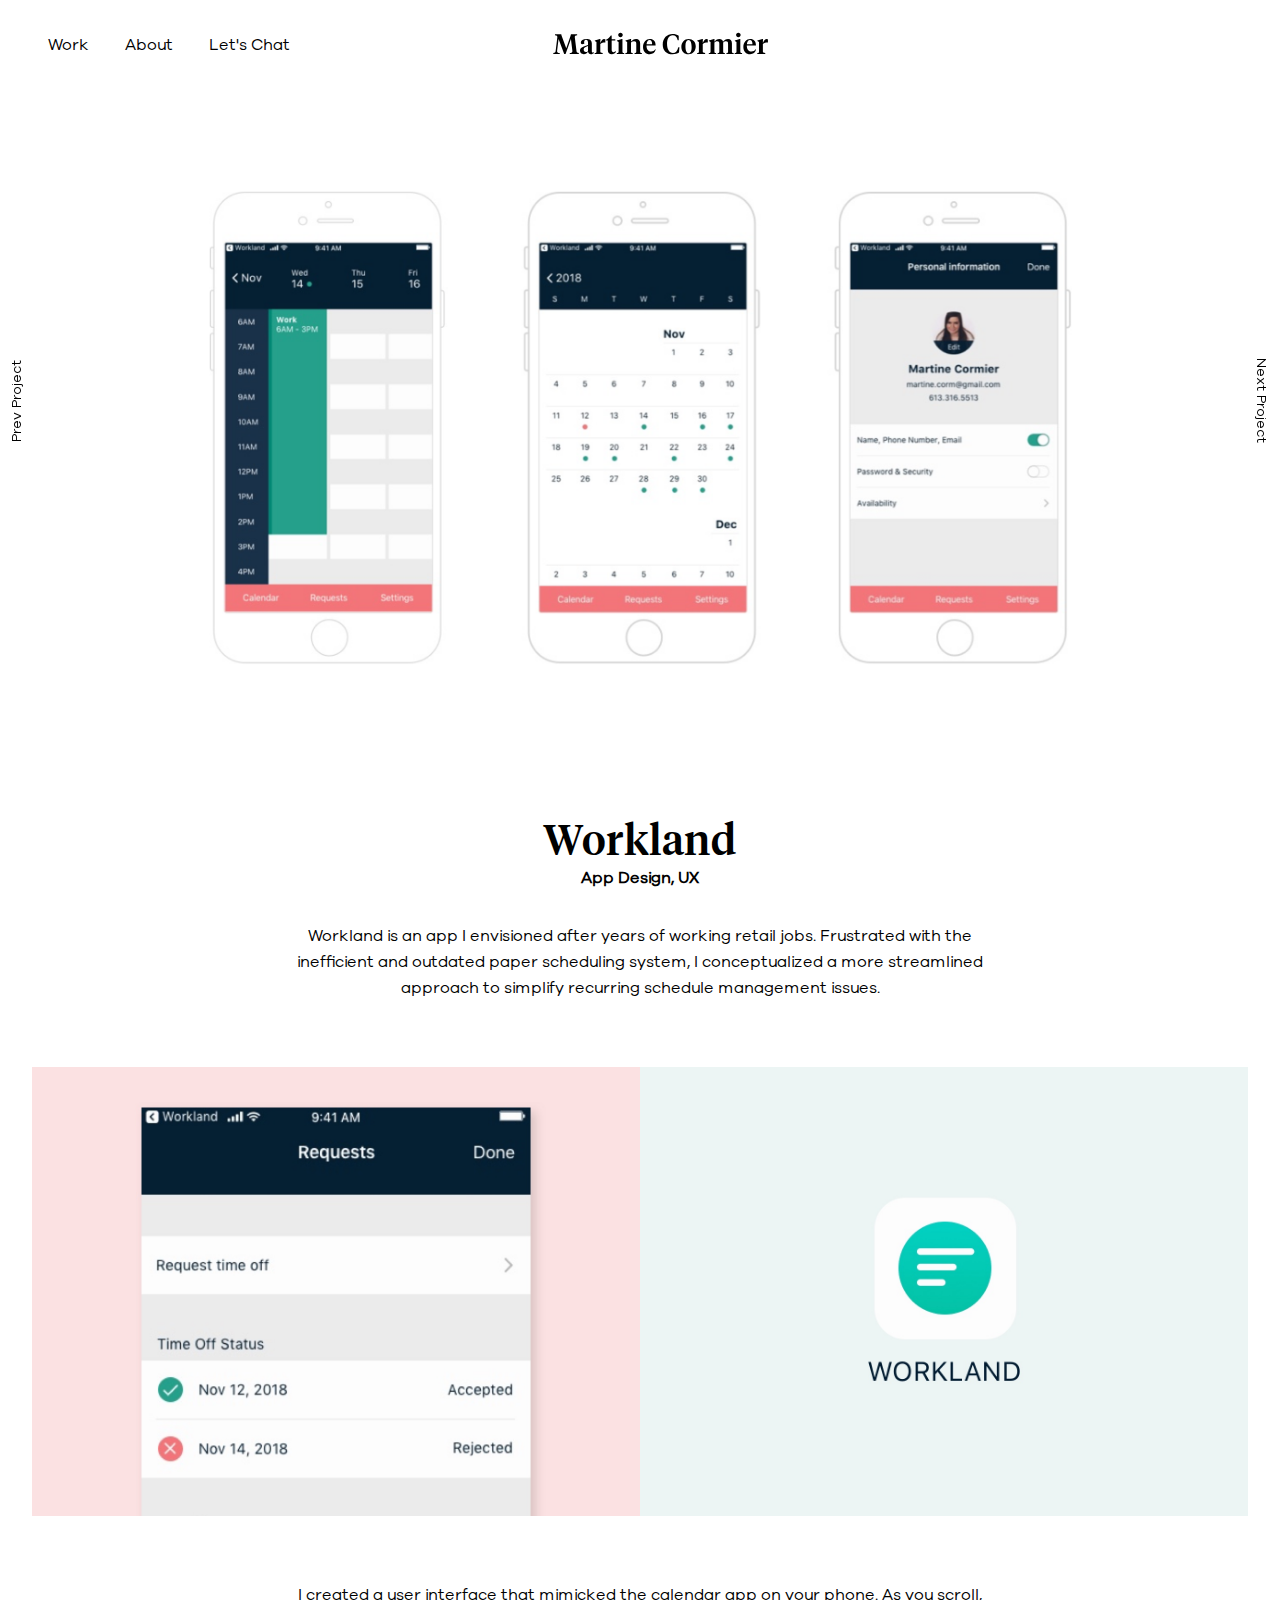
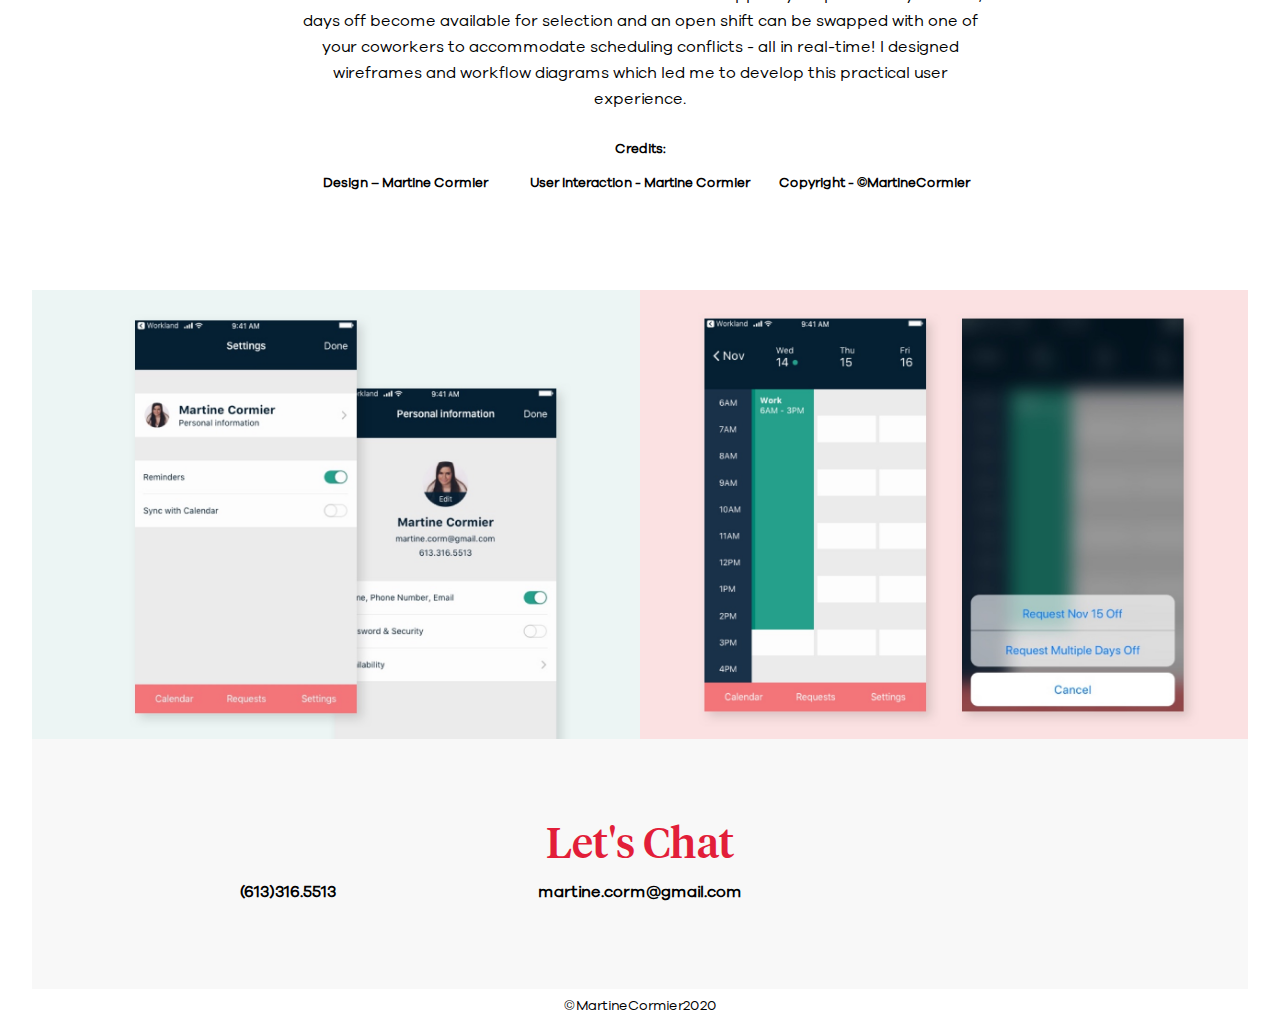
<file: workland.html>
<!DOCTYPE html>
<html lang="en-ca">
<head>
	<meta charset="utf-8">
	<meta name="mobileoptimized" content="240">
	<meta name="handheldfriendly" content="true">
	<meta name="viewport" content="width=device-width,initial-scale=1">
    <title>Martine Cormier · creative thinker Graphic Designer · Ottawa, Canada</title>
    <link href="css/grid.css" rel="stylesheet">
    <link href="css/typography.css" rel="stylesheet">
    <link href="css/main.css" rel="stylesheet">
	<link rel="stylesheet" href="https://use.fontawesome.com/releases/v5.2.0/css/all.css" integrity="sha384-hWVjflwFxL6sNzntih27bfxkr27PmbbK/iSvJ+a4+0owXq79v+lsFkW54bOGbiDQ" crossorigin="anonymous">
</head>
<header>
		<nav>
			<div class="mobile-nav">
				<div class="branding nav">
					<a href="https://martinecormier.ca/cgi">	
					<img class="logo" src="img/branding.svg" alt="Martine Cormier Branding">
					</a>
				</div>	
				<ul class="nav social">
					<li><a href="https://www.linkedin.com/in/martine-cormier-33259264/" target="_blank">
						<span style="color: #000000">
  							<i class="fab fa-linkedin-in"></i>
						</span>
					</a></li>
					<li><a href="https://vimeo.com/martinecormier" target="_blank">
						<span>
  							<i class="fab fa-vimeo-v"></i>
						</span>
					</a></li>
					<li><a href="https://dribbble.com/martinecormier" target="_blank">
						<span>
  							<i class="fab fa-dribbble"></i>
						</span>
					</a></li>
				</ul>
				<div class="mobile">
					<input type="checkbox" class="nav-check" id="nav-check">
					<label class="nav-label" for="nav-check">
						<img src="img/nav.svg" alt="open mobile">
					</label>
					<ul class="links-mobile">
						<li><a href="https://martinecormier.ca/cgi#work">Work</a></li>
						<li><a href="https://martinecormier.ca/cgi#about">About</a></li>
						<li><a href="https://martinecormier.ca/cgi#chat">Let's Chat</a></li>
					</ul>
				</div>
				<div class="desktop">
					<ul class="links">
						<li><a href="https://martinecormier.ca/cgi#work">Work</a></li>
						<li><a href="https://martinecormier.ca/cgi#about">About</a></li>
						<li><a href="https://martinecormier.ca/cgi#chat">Let's Chat</a></li>
					</ul>
				</div>	
			</div>
				
		</nav>
</header>
<div class="project-nav" id="prev">
		<h4 class="menu menu--adsila">
				<a class="menu__item" href="field-trip.html">
					<span class="menu__item-name">Prev Project</span>
				</a>
		</h4>
</div>
<div class="project-nav" id="next">
	<h4 class="menu menu--adsila">
			<a class="menu__item" href="zones.html">
				<span class="menu__item-name">Next Project</span>
			</a>
	</h4>
</div>
<section class="intro-img">
	<img class="flex-img-85" src="img/project-workland.png">
</section>  
<section class="padding">
	<div class="center project-text-items">
		<div class="title-pages">
            <h1>Workland</h1>
		    <h3>App Design, UX</h3>
        </div>    
		<p>Workland is an app I envisioned after years of working retail jobs. Frustrated with the inefficient and outdated paper scheduling system, I conceptualized a more streamlined approach to simplify recurring schedule management issues.</p>
	</div>	
	<div class="grid project-items">
		<div class="unit unit-s-1 unit-m-1-2">
			<img class="flex-img" src="img/workland-1.jpg">
		</div>
		<div class="unit unit-s-1 unit-m-1-2">
			<img class="flex-img" src="img/workland-2.jpg">
		</div>
	</div>	
	<div class="center project-text-items">
		<p>I created a user interface that mimicked the calendar app on your phone. As you scroll, days off become available for selection and an open shift can be swapped with one of your coworkers to accommodate scheduling conflicts - all in real-time! I designed wireframes and workflow diagrams which led me to develop this practical user experience.</p>
		<div class="credits">
			<h5>Credits: </h5>
			<div class="grid">
				<h5 class="unit unit-s-1 unit-l-1-3">Design – Martine Cormier</h5>
				<h5 class="unit unit-s-1 unit-l-1-3">User Interaction - Martine Cormier</h5>
				<h5 class="unit unit-s-1 unit-l-1-3">Copyright - ©MartineCormier</h5>
			</div>
		</div>
	</div>
	<div class="grid project-items">
		<div class="unit unit-s-1 unit-m-1-2">
			<img class="flex-img" src="img/workland-3.jpg">
		</div>
		<div class="unit unit-s-1 unit-m-1-2">
			<img class="flex-img" src="img/workland-4.jpg">
		</div>
	</div>	

</section>
<footer id="chat">
		<div class="chat chat-project">
			<h2 style="font-size:42px;">Let's Chat</h2>
			<div class="grid">
				<div class="unit unit-xs-1 unit-s-1 unit-l-1-3 ">
					<h3 class="center"><a href="tel:613-316-5513">(613)316.5513</a></h3>
				</div>
				<div class="unit unit-xs-1 unit-s-1 unit-l-1-3">
					<h3 class="center"><a href="mailto:martine.corm@gmail.com">martine.corm@gmail.com</a></h3>
				</div>
				<div class="unit unit-xs-1 unit-s-1 unit-l-1-3 center">
				<ul class="social-footer grid">
					<li class="unit unit-s-1-3 unit-m-1-3 unit-l-1-3"><a href="https://www.linkedin.com/in/martine-cormier-33259264/" target="_blank">
						<span style="color: #000000">
  							<i class="fab fa-linkedin-in"></i>
						</span>
					</a></li>
					<li class="unit unit-s-1-3 unit-m-1-3 unit-l-1-3"><a href="https://vimeo.com/martinecormier" target="_blank">
						<span style="color:  #000000">
  							<i class="fab fa-vimeo-v"></i>
						</span>
					</a></li>
					<li class="unit unit-s-1-3 unit-m-1-3 unit-l-1-3"><a href="https://dribbble.com/martinecormier" target="_blank">
						<span style="color:  #000000;">
  							<i class="fab fa-dribbble"></i>
						</span>
					</a></li>
				</ul>
			</div>
			</div>
		</div>
		<h4>©MartineCormier2020</h4>
	</footer>
</file>
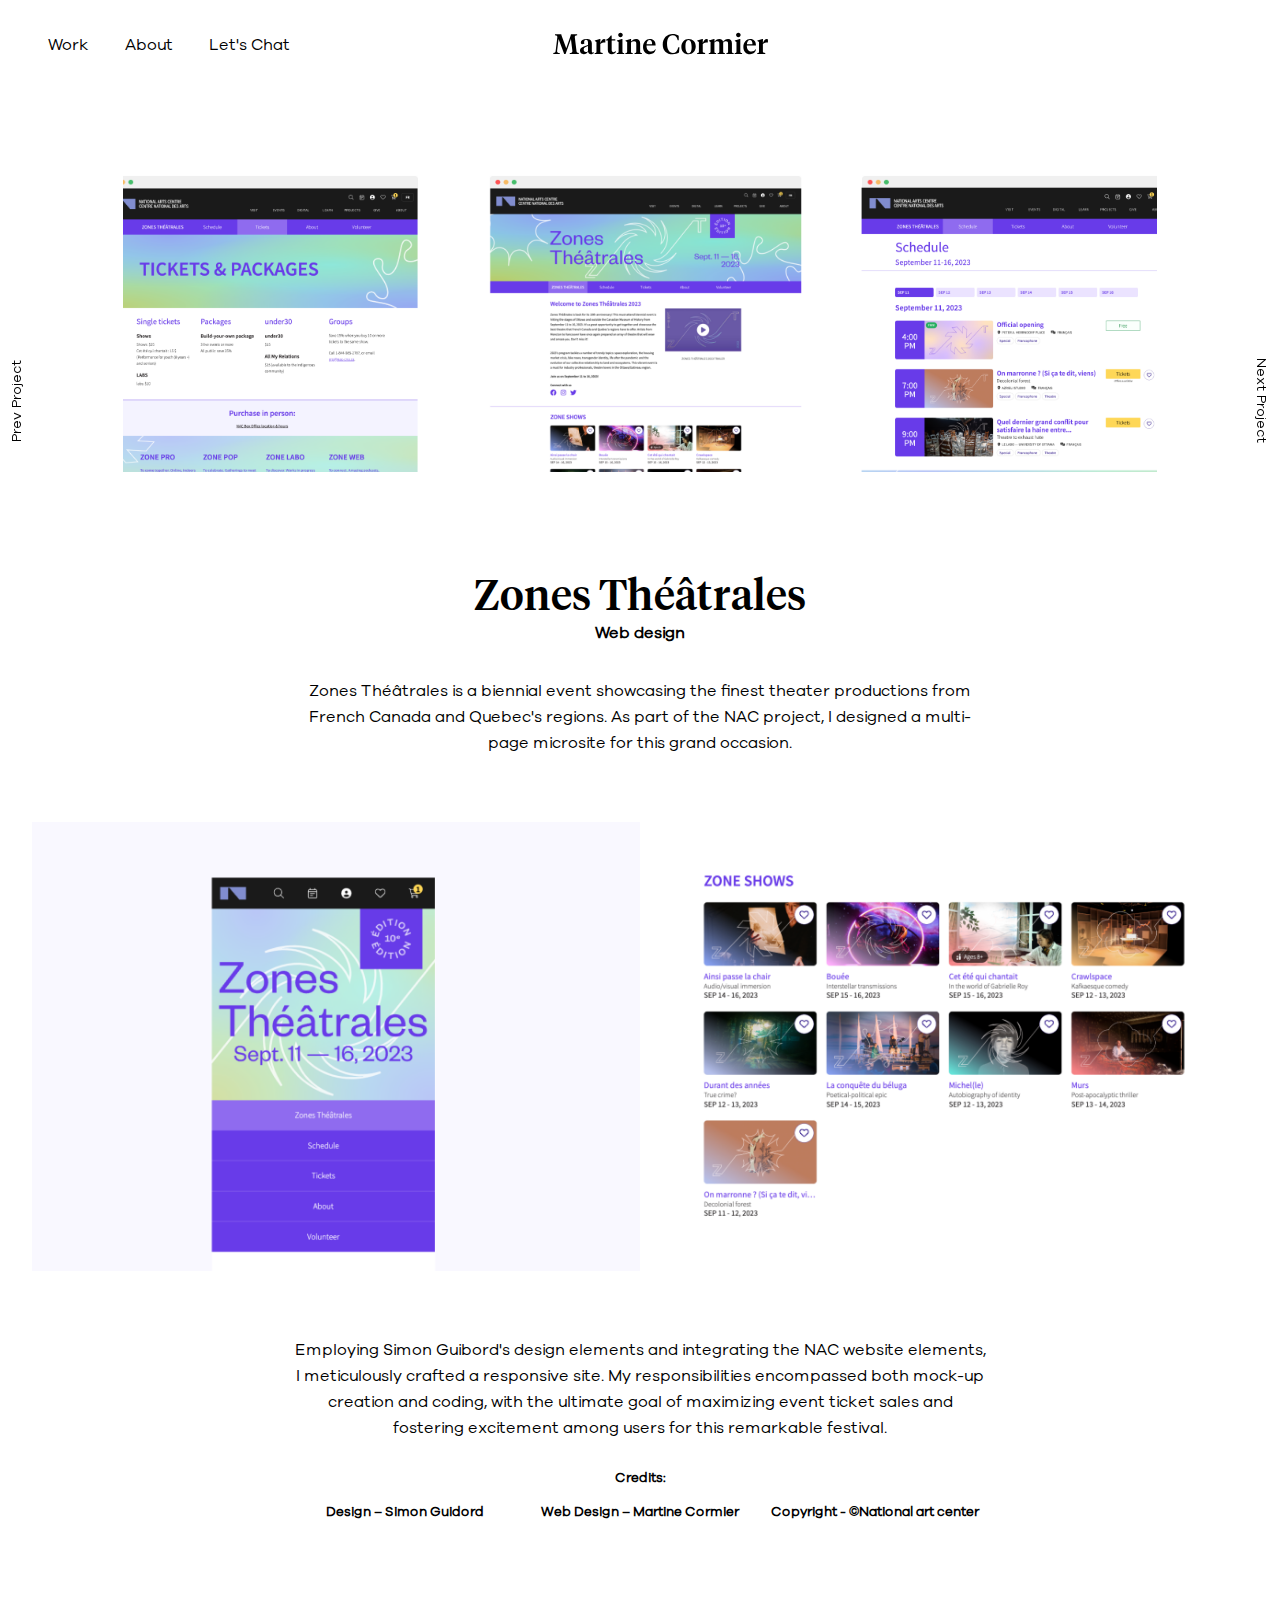
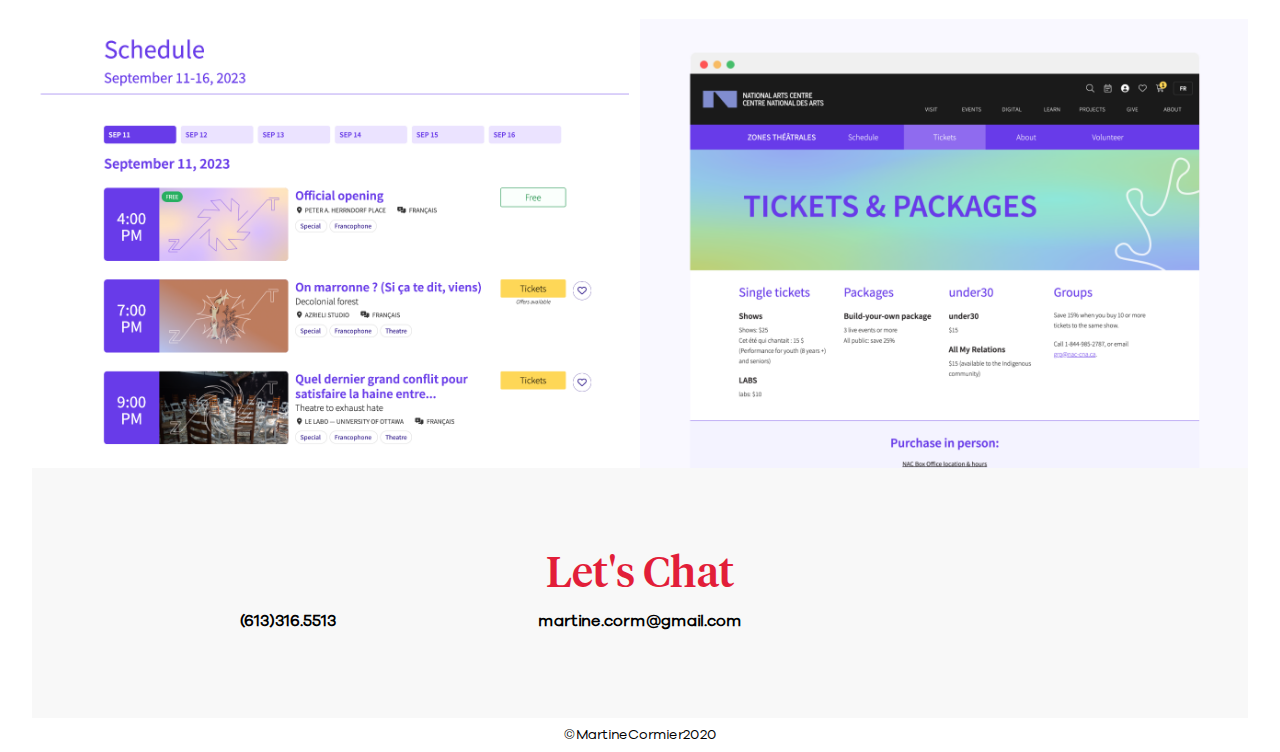
<file: zones.html>
<!DOCTYPE html>
<html lang="en-ca">
<head>
	<meta charset="utf-8">
	<meta name="mobileoptimized" content="240">
	<meta name="handheldfriendly" content="true">
	<meta name="viewport" content="width=device-width,initial-scale=1">
    <title>Martine Cormier · creative thinker Graphic Designer · Ottawa, Canada</title>
    <link href="css/grid.css" rel="stylesheet">
    <link href="css/typography.css" rel="stylesheet">
    <link href="css/main.css" rel="stylesheet">
	<link rel="stylesheet" href="https://use.fontawesome.com/releases/v5.2.0/css/all.css" integrity="sha384-hWVjflwFxL6sNzntih27bfxkr27PmbbK/iSvJ+a4+0owXq79v+lsFkW54bOGbiDQ" crossorigin="anonymous">
</head>
<header>
		<nav>
			<div class="mobile-nav">
				<div class="branding nav">
					<a href="https://martinecormier.ca/cgi">	
					<img class="logo" src="img/branding.svg" alt="Martine Cormier Branding">
					</a>
				</div>	
				<ul class="nav social">
					<li><a href="https://www.linkedin.com/in/martine-cormier-33259264/" target="_blank">
						<span style="color: #000000">
  							<i class="fab fa-linkedin-in"></i>
						</span>
					</a></li>
					<li><a href="https://vimeo.com/martinecormier" target="_blank">
						<span>
  							<i class="fab fa-vimeo-v"></i>
						</span>
					</a></li>
					<li><a href="https://dribbble.com/martinecormier" target="_blank">
						<span>
  							<i class="fab fa-dribbble"></i>
						</span>
					</a></li>
				</ul>
				<div class="mobile">
					<input type="checkbox" class="nav-check" id="nav-check">
					<label class="nav-label" for="nav-check">
						<img src="img/nav.svg" alt="open mobile">
					</label>
					<ul class="links-mobile">
						<li><a href="https://martinecormier.ca/cgi#work">Work</a></li>
						<li><a href="https://martinecormier.ca/cgi#about">About</a></li>
						<li><a href="https://martinecormier.ca/cgi#chat">Let's Chat</a></li>
					</ul>
				</div>
				<div class="desktop">
					<ul class="links">
						<li><a href="https://martinecormier.ca/cgi#work">Work</a></li>
						<li><a href="https://martinecormier.ca/cgi#about">About</a></li>
						<li><a href="https://martinecormier.ca/cgi#chat">Let's Chat</a></li>
					</ul>
				</div>		
			</div>
				
		</nav>
</header>
<div class="project-nav" id="prev">
		<h4 class="menu menu--adsila">
				<a class="menu__item" href="mlse.html">
					<span class="menu__item-name">Prev Project</span>
				</a>
		</h4>
</div>
<div class="project-nav" id="next">
	<h4 class="menu menu--adsila">
			<a class="menu__item" href="tea-expert.html">
				<span class="menu__item-name">Next Project</span>
			</a>
	</h4>
</div>
<section class="intro-img">
	<img class="flex-img-85" src="img/zone.png">
</section>    
<section class="padding">
	<div class="center project-text-items">
        <div class="title-pages">
		  <h1>Zones Théâtrales</h1>
		  <h3>Web design</h3>
        </div>    
		<p>Zones Théâtrales is a biennial event showcasing the finest theater productions from French Canada and Quebec's regions. As part of the NAC project, I designed a multi-page microsite for this grand occasion.</p>
	</div>	
	<div class="grid project-items">
		<div class="unit unit-s-1 unit-m-1-2">
			<img class="flex-img" src="img/zone-1.png">
		</div>
		<div class="unit unit-s-1 unit-m-1-2">
			<img class="flex-img" src="img/zone-2.png">
		</div>
	</div>	
	<div class="center project-text-items">
		<p>Employing Simon Guibord's design elements and integrating the NAC website elements, I meticulously crafted a responsive site. My responsibilities encompassed both mock-up creation and coding, with the ultimate goal of maximizing event ticket sales and fostering excitement among users for this remarkable festival.</p>
		<div class="credits">
			<h5>Credits: </h5>
			<div class="grid">
				<h5 class="unit unit-s-1 unit-l-1-3"> Design – Simon Guidord</h5>
				<h5 class="unit unit-s-1 unit-l-1-3">Web Design – Martine Cormier</h5>
				<h5 class="unit unit-s-1 unit-l-1-3">Copyright - ©National art center</h5>
			</div>
		</div>
	</div>
	<div class="grid project-items">
		<div class="unit unit-s-1 unit-m-1-2">
			<img class="flex-img" src="img/zone-4.png">
		</div>
		<div class="unit unit-s-1 unit-m-1-2">
			<img class="flex-img" src="img/zone-3.png">
		</div>
	</div>	

</section>
<footer id="chat">
		<div class="chat chat-project">
			<h2 style="font-size:42px;">Let's Chat</h2>
			<div class="grid">
				<div class="unit unit-xs-1 unit-s-1 unit-l-1-3 ">
					<h3 class="center"><a href="tel:613-316-5513">(613)316.5513</a></h3>
				</div>
				<div class="unit unit-xs-1 unit-s-1 unit-l-1-3">
					<h3 class="center"><a href="mailto:martine.corm@gmail.com">martine.corm@gmail.com</a></h3>
				</div>
				<div class="unit unit-xs-1 unit-s-1 unit-l-1-3 center">
				<ul class="social-footer grid">
					<li class="unit unit-s-1-3 unit-m-1-3 unit-l-1-3"><a href="https://www.linkedin.com/in/martine-cormier-33259264/" target="_blank">
						<span style="color: #000000">
  							<i class="fab fa-linkedin-in"></i>
						</span>
					</a></li>
					<li class="unit unit-s-1-3 unit-m-1-3 unit-l-1-3"><a href="https://vimeo.com/martinecormier" target="_blank">
						<span style="color:  #000000">
  							<i class="fab fa-vimeo-v"></i>
						</span>
					</a></li>
					<li class="unit unit-s-1-3 unit-m-1-3 unit-l-1-3"><a href="https://dribbble.com/martinecormier" target="_blank">
						<span style="color:  #000000;">
  							<i class="fab fa-dribbble"></i>
						</span>
					</a></li>
				</ul>
			</div>
			</div>
		</div>
		<h4>©MartineCormier2020</h4>
	</footer>
</file>
<file: css/grid.css>
@-moz-viewport {width: device-width; scale: 1;}
@-ms-viewport {width: device-width; scale: 1;}
@-o-viewport {width: device-width; scale: 1;}
@-webkit-viewport {width: device-width; scale: 1;}
@viewport {width: device-width; scale: 1;}

.grid {
  margin: 0;
  padding: 0;
  letter-spacing: -0.31em;
  text-rendering: optimizespeed;
  display: -webkit-flex;
  -webkit-flex-flow: row wrap;
  display: -ms-flexbox;
  -ms-flex-flow: row wrap;
  display: flex;
  flex-flow: row wrap;
}

.gutter{
 padding-left: 2%;
 padding-right: 2%;
}

.grid-bottom {
  -webkit-align-items: flex-end;
  -ms-align-items: flex-end;
  align-items: flex-end;
}

.grid-middle {
  -webkit-align-items: center;
  -ms-align-items: center;
  align-items: center;
}

.grid-stretch {
  -webkit-align-items: stretch;
  -ms-align-items: stretch;
  align-items: stretch;
}

.opera-only :-o-prefocus, .grid {
  word-spacing: -0.43em;
}

.unit {
  letter-spacing: normal;
  text-rendering: auto;
  vertical-align: top;
  word-spacing: normal;
  display: inline-block;
  visibility: visible;
}

.grid-bottom .unit {
  vertical-align: bottom;
}

.grid-middle .unit {
  vertical-align: middle;
}

.unit[class*="push-"],
.unit[class*="pull-"] {
  position: relative;
}

.unit-xs-hidden {
  display: none;
  visibility: hidden;
}

.unit-xs-centered {
  margin: 0 auto;
}

.unit-xs-1 {
  display: block;
  visibility: visible;
  width: 100%;
}

.unit-offset-xs-0 {
  margin-left: 0;
}

.unit-push-xs-0,
.unit-pull-xs-0 {
  left: 0;
}

.unit-xs-1-2 {
  width: 50.0000%;
}

.unit-offset-xs-1-2 {
  margin-left: 50.0000%;
}

.unit-push-xs-1-2 {
  left: 50.0000%;
}

.unit-pull-xs-1-2 {
  left: -50.0000%;
}

.unit-xs-1-3 {
  width: 33.3333%;
}

.unit-offset-xs-1-3 {
  margin-left: 33.3333%;
}

.unit-push-xs-1-3 {
  left: 33.3333%;
}

.unit-pull-xs-1-3 {
  left: -33.3333%;
}

.unit-xs-2-3 {
  width: 66.6667%;
}

.unit-offset-xs-2-3 {
  margin-left: 66.6667%;
}

.unit-push-xs-2-3 {
  left: 66.6667%;
}

.unit-pull-xs-2-3 {
  left: -66.6667%;
}

.unit-xs-1-2,.unit-xs-1-3,.unit-xs-2-3 {
  display: inline-block;
  visibility: visible;
}


@media only screen and (min-width: 25em) {

.unit-s-hidden {
  display: none;
  visibility: hidden;
}

.unit-s-centered {
  margin: 0 auto;
}

.unit-s-1 {
  display: block;
  visibility: visible;
  width: 100%;
}

.unit-offset-s-0 {
  margin-left: 0;
}

.unit-push-s-0,
.unit-pull-s-0 {
  left: 0;
}

.unit-s-1-2 {
  width: 50.0000%;
}

.unit-offset-s-1-2 {
  margin-left: 50.0000%;
}

.unit-push-s-1-2 {
  left: 50.0000%;
}

.unit-pull-s-1-2 {
  left: -50.0000%;
}

.unit-s-1-3 {
  width: 33.3333%;
}

.unit-offset-s-1-3 {
  margin-left: 33.3333%;
}

.unit-push-s-1-3 {
  left: 33.3333%;
}

.unit-pull-s-1-3 {
  left: -33.3333%;
}

.unit-s-2-3 {
  width: 66.6667%;
}

.unit-offset-s-2-3 {
  margin-left: 66.6667%;
}

.unit-push-s-2-3 {
  left: 66.6667%;
}

.unit-pull-s-2-3 {
  left: -66.6667%;
}

.unit-s-1-2,.unit-s-1-3,.unit-s-2-3 {
  display: inline-block;
  visibility: visible;
}

}

@media only screen and (min-width: 38em) {

.unit-m-hidden {
  display: none;
  visibility: hidden;
}

.unit-m-centered {
  margin: 0 auto;
}

.unit-m-1 {
  display: block;
  visibility: visible;
  width: 100%;
}

.unit-offset-m-0 {
  margin-left: 0;
}

.unit-push-m-0,
.unit-pull-m-0 {
  left: 0;
}

.unit-m-1-2 {
  width: 50.0000%;
}

.unit-offset-m-1-2 {
  margin-left: 50.0000%;
}

.unit-push-m-1-2 {
  left: 50.0000%;
}

.unit-pull-m-1-2 {
  left: -50.0000%;
}

.unit-m-1-3 {
  width: 33.3333%;
}

.unit-offset-m-1-3 {
  margin-left: 33.3333%;
}

.unit-push-m-1-3 {
  left: 33.3333%;
}

.unit-pull-m-1-3 {
  left: -33.3333%;
}

.unit-m-2-3 {
  width: 66.6667%;
}

.unit-offset-m-2-3 {
  margin-left: 66.6667%;
}

.unit-push-m-2-3 {
  left: 66.6667%;
}

.unit-pull-m-2-3 {
  left: -66.6667%;
}

.unit-m-1-2,.unit-m-1-3,.unit-m-2-3 {
  display: inline-block;
  visibility: visible;
}

}

@media only screen and (min-width: 60em) {

.unit-l-hidden {
  display: none;
  visibility: hidden;
}

.unit-l-centered {
  margin: 0 auto;
}

.unit-l-1 {
  display: block;
  visibility: visible;
  width: 100%;
}

.unit-offset-l-0 {
  margin-left: 0;
}

.unit-push-l-0,
.unit-pull-l-0 {
  left: 0;
}

.unit-l-1-2 {
  width: 50.0000%;
}

.unit-offset-l-1-2 {
  margin-left: 50.0000%;
}

.unit-push-l-1-2 {
  left: 50.0000%;
}

.unit-pull-l-1-2 {
  left: -50.0000%;
}

.unit-l-1-3 {
  width: 33.3333%;
}

.unit-offset-l-1-3 {
  margin-left: 33.3333%;
}

.unit-push-l-1-3 {
  left: 33.3333%;
}

.unit-pull-l-1-3 {
  left: -33.3333%;
}

.unit-l-2-3 {
  width: 66.6667%;
}

.unit-offset-l-2-3 {
  margin-left: 66.6667%;
}

.unit-push-l-2-3 {
  left: 66.6667%;
}

.unit-pull-l-2-3 {
  left: -66.6667%;
}

.unit-l-1-2,.unit-l-1-3,.unit-l-2-3 {
  display: inline-block;
  visibility: visible;
}

}
</file>
<file: css/typography.css>
@-moz-viewport {width: device-width; scale: 1;}
@-ms-viewport {width: device-width; scale: 1;}
@-o-viewport {width: device-width; scale: 1;}
@-webkit-viewport {width: device-width; scale: 1;}
@viewport {width: device-width; scale: 1;}


@font-face {
font-family: "tiempos-headline-medium";
src: url("../font/tiempos-headline-medium.ttf");
}

@font-face {
font-family: "gotham-book-regular";
src: url("../font/gotham-book-regular.ttf");
}

@font-face {
font-family: "galano-regular";
src: url("../font/galano-grotesque-regular.ttf");
}

@font-face {
font-family: "galano-medium";
src: url("../font/galano-grotesque-medium.ttf");
}

html {
    font-size: 1em;
}

body {
  background-color: white;
  font-size: 16px;
  line-height: 26px;    
  font-family: "galano-regular", sans-serif;
  color: #000000;
}

p {
  font-family: "galano-regular", sans-serif;
  font-size: 16px;
  line-height: 26px;
  color: #000000;	
  margin: 4px;
}

h1 {
  font-family: "tiempos-headline-medium", sans-serif;    
  font-size: 42px;
  line-height: 46px;
  margin: 4px;
  color: #000000;
}

h2 {
    font-family: "tiempos-headline-medium", sans-serif;
    font-size: 28px;
    line-height: 36px;
    color: #000000;
    margin: 4px;
}

h3 {
     font-family: "galano-regular", sans-serif;
    font-size: 16px;
    line-height: 26px;
    margin: 4px;
    color: #000000;
}

h4 {
    font-family: "galano-regular", sans-serif;
    font-size: 14px;
    font-weight: 100;
    margin: 4px;
    text-align: center
}

h5{

  margin-top: 0px;
  margin-bottom: 8px;
}

.center{
    
 text-align: center;   
}
</file>
<file: css/main.css>
@-moz-viewport {width: device-width; scale: 1;}
@-ms-viewport {width: device-width; scale: 1;}
@-o-viewport {width: device-width; scale: 1;}
@-webkit-viewport {width: device-width; scale: 1;}
@viewport {width: device-width; scale: 1;}

html {
    box-sizing: border-box;
    -moz-text-sized-adjust: 100%;
    -ms-text-sized-adjust: 100%;
    -webkit-text-sized-adjust: 100%;
    text-sized-adjust: 100%;
}

*, *:before, *:after {
    box-sizing: inherit;
}

body {
    margin: 0;
    width: 100%;
}


ul{
	list-style: none;
	margin: 0;
	padding: 0;
	overflow: hidden;
}


li a{
	text-align: center;
	margin-left: 16px;
	margin-right: 16px;
	font-size: 16px;
	text-decoration: none;
	color: #000000;
}

nav{
	padding: 32px 32px 0px 32px;
}

nav ul{
	margin: 0;
}

.flex-img-85{
  display: block;
  width: 85%;
  margin: 0 auto;
}

.flex-img{
  display: block;
  width: 100%;
  margin: 0 auto;
}

/*mobile nav*/

.mobile-nav{
	width: 100%;

}

.mobile-nav li a{
	margin-left: 8px;
	margin-right: 8px;
	color: #000000;
}

.mobile-nav li a:hover{
	color: #e21e39;
}

.desktop-nav{
	display: none;
}

.links-mobile{
	display: none;
	text-align: center;
	text-decoration: none;
	padding-top: 20px;
	width: 100%;
	position: absolute;
	right: 0;
	top: 10;
	z-index: 1000;
	background-color: white;
	height: 260px;
}

.links-mobile li{
	padding-top: 24px;
}

.nav-check {
	position: absolute;
	opacity: 0;
	width: 26px;
	height: 29px;
	cursor: pointer;
	margin: 0;
}

.nav-check:checked ~ .links-mobile {
	display: block;
	position: absolute;
}

.nav-label{
	width: 26px;
	height: 29px;
}


.social{
	float: right;
	text-align: right;
}

.social li{
	float: left;
}

.social span{
	font-size: 16px;
}

.social a i{
	color:#000000;
}

.social li a:hover i{
	color: 005aff;
}


.branding{
	position: absolute;
	text-align: center;
	width: 33.333%;
	float: right;
	padding-left:28px;
}

.branding img{
	width: 160px;
}

.desktop{
	display: none;
}


.img-homepage{
    width:100%;
    z-index: 10000;        
    } 

.img-homepage-mobile{
    width:100%;
    z-index: 10000;
    display: inline;
    } 

.img-homepage-desktop{
    display: none;
    } 


.p-top{
     padding-top:48px;   
        
    }

.title-pages{
    padding-bottom: 24px;
}


.block{
  text-align: center; 
  padding: 24px;     
  -webkit-transition: all 0.6s cubic-bezier(0.165, 0.84, 0.44, 1);
  transition: all 0.6s cubic-bezier(0.165, 0.84, 0.44, 1);    
}


.block:hover{
border: none;    
-webkit-box-shadow: 3px 3px 20px 6px #E5E5E5;  /* Safari 3-4, iOS 4.0.2 - 4.2, Android 2.3+ */
  -moz-box-shadow:    3px 3px 20px 6px #E5E5E5;  /* Firefox 3.5 - 3.6 */
  box-shadow:         3px 3px 20px 6px #E5E5E5;     
-webkit-transform: scale(1.05, 1.05);
  transform: scale(1.05, 1.05);
}



/* desktop nav*/

@media only screen and (min-width: 840px) {

    .img-homepage-mobile{
        display: none;
    } 

    .img-homepage-desktop{
        width:100%;
        z-index: 10000;
        display: inline;
    } 
    
    .desktop{
		display: block;
		width: 33.333%;
	}

	.desktop ul li{
		display: inline-block;
	}

	.mobile{
		display: none;
	}

	.branding{
		position: absolute;
		display: block;
		text-align: center;
		margin-left: auto;
		margin-right: auto;
		left: 0;
		right: 0;
		float: left;
		padding-left: 40px;
	}

	.branding img{
		width: 215px;
	}

	.social span{
	font-size: 21px;
	}

	.mobile-nav li a{
	margin-left: 16px;
	margin-right: 16px;
	color: #000000;
	}

}


/* mobile intro/image */

.intro{
	padding-top: 48px;
	padding-bottom: 48px;
	padding: 32px;
}

h3 a{

	text-decoration: none;
	color: #e21e39;
}

.chat h3 a{
	color: black;
}

.chat h3 a:hover {
	color: #e21e39;
}


.chat h3{
	margin-top: 16px;
}

.self-top{
    display:none;
}

.self-top-mobile{
    display: inline;
    }

.self-img{
	margin-top:24px;
}

.self-img img{
	width:100%;
}

.sixteen-nine {
  position: relative;
}
.sixteen-nine:before {
  display: block;
  content: "";
  width: 100%;
  height: 275px;
  padding-top: 56.25%;
}
.sixteen-nine > .content {
  position: absolute;
  right: 0;
  bottom: 0;
}

/* desktop intro/image */


@media only screen and (min-width: 840px) {

	nav{
		padding-bottom: 32px;
	}
    
    .self-top{
    display: inline;
    }
    
    .self-top-mobile{
    display: none;
    }
    
    .self-img{
	margin-top:-24px;
}

	.intro{
		position: absolute;
		z-index: 100;
		display: block;
        padding-left: 120px;
		align-items: center;
		justify-content: center;
	    height: 120%;
		max-width: 640px;
		align-self: center;
	}


	.sixteen-nine:before {
  		height: 440px;
	}

	.self-img img{
		width:100%;
	}
}

@media only screen and (min-width: 1150px) {
	.intro{
		display: flex;
		align-items: center;
		justify-content: center;
		z-index: 100;
		height: 80vh;
        padding-left: 220px;    
	}


}
/* mobile work */


    
    
.work{
	padding: 0px 32px 0px 32px;
    max-width: 1360px; 
	margin: 0 auto !important; 
	float: none !important;
}

.project-img{
	padding: 80px 0px 40px 0px;
}

.project-img img{
	max-width: 500px;
}

.h3-link{
	padding-bottom: 80px;
}

.project-text:after {
	content:"";
	border-top: 1px solid #E4E4E4;
	padding-top: 40px;
	display: block;
	width: 100%;
}

.dpa .project-text:after {
	display: none;
}

.project-text a{

		text-decoration: none;
	}



@media only screen and (min-width: 840px) {


	.project-img{
		width: 50%;
		float: left;
		height: 388px;
	}


	.project-img img{

		max-width: 540px;
	}

	.box{
		position: absolute;
		left: 0;
		height: 388px;
		display: block;
		width: 100%;
	}

	.project-text{
		width: 50%;
		float: right;
		display: table-cell;
		vertical-align: middle;
		padding: 10% 32px 5% 80px;
	}

	.project-text a{

		text-decoration: none;
	}

	.project-text:after {
		display: none;
	}

	.cali-white{
		height: 388px;
	}

	.workland{
		height: 388px;
	}

	.workland .project-img{
		float: right;
	}

	.workland .project-text{
		float: left;
	}

	.workland img{
		width: 80%;
		max-width: 400px;
	}

	.tea-expert img{
		width: 80%;
		max-width: 400px;
	}

	.the-pros-closet{
		height: 388px;
	}


	.tea-expert .project-img{
		float: right;
	}

	.tea-expert .project-text{
		float: left;
	}


	.tea-expert{
		height: 388px;
	}

	.modus{
		height: 388px;
	}

	.dpa{
		height: 388px
	}

	.dpa .project-img{
		float: right;
	}

	.dpa .project-text{
		float: left;
	}

}
    
  




/* desktop work */






/* mobile about */

.about{
	padding: 0px;
}

.self-img-2{
	display: none;
}

.self-img-2 img{
	max-height: 275px;
}

.about .sixteen-nine {
  position: relative;
}

.about .sixteen-nine > .content {
  position: absolute;
  left: 0;
  bottom: 0;
}

.about-text {
 padding: 48px 32px 48px 32px;
}

.about-text h3{
		padding-top: 8px;
	}

/* desktop about*/
@media only screen and (min-width: 840px) {

	.self-img-2{
        display: inline;
		max-height: 440px;
		position: absolute;
        padding-left: 110px;
	}

	.self-img-2 img{
		max-height: 440px;
	}

	.about-text {
 		padding: 48px 32px 48px 32px;
 		width: 50%;
 		float: right;
 		right: 0;
 		height: 440px;
 		position: absolute;
	}


	.about .sixteen-nine {
  		position: absolute;
	}

	.about-text .content-text{
		height: 340px;
	}

	.about{
		margin-top: 62px;
	}
	.about{
		padding: 32px 32px 0px 32px;
	}

}




/* mobile chat */

.chat{
	margin: 0px;
    padding: 48px;
	background-color: #f8f8f8;
	text-align: center;
}
    
.chat-option2{
	background: rgb(226,30,57);
	background: linear-gradient(90deg, rgba(226,30,57,1) 0%, rgba(114,55,147,1) 100%);
   text-align: center;
   color: white;
   display: flex;
   justify-content: center;
   align-items: center;
   min-height: 300px; 
   padding:32px;    
}

.chat-option2 p{
    color: white;
}

.chat-option2 h2{
    color: white;
}

.chat h2{
    color: #e21e39;    
    }    

.chat h2:after {
	content:"";
	border-top: 1px solid #000000;
	margin-top: 40px;
	margin-bottom: 40px;
	width: 20%;
	margin-right: 40%;
	margin-left: 40%;
	display: block;
	vertical-align: center;
}


.chat .social-footer{

	text-align: center;
	float: none;
	left: 50%;
	margin-top: 16px;
}

.chat ul{
	text-align: center;
    width: 60%;
	margin: 0 auto;
}

  .intro-img{
	margin: 48px 32px 32px 32px;
}


.chat .social-footer span{
	font-size: 24px;
	text-align: center;
}

.chat .social-footer li a:hover i{
	color: #e21e39;
}

@media only screen and (min-width: 440px){
    
    .chat-option2{
   height: auto;
	}

   .chat{
	margin: 0px 32px!important;
}
}
    


/* desktop chat*/

@media only screen and (min-width: 840px) {
    
	.chat{
		position: relative;
		margin-top: 548px;
        padding: 80px;
		margin: 0px;
	}

	.chat ul{
		text-align: center;
		margin: auto;
		width: 50%;
	}

	.chat h2:after {
		display: none;
	}	


	.chat .social-footer span{
	font-size: 20px;
	}
}


/*Project Pages*/

.project-nav{

	position: fixed;
	text-align: center;
	height: 9.1rem;
	top: 50%;
	margin: 0;
	-webkit-transform: translateY(-50%);
    -ms-transform: translateY(-50%);
    transform: translateY(-50%);
}

.project-nav h3{
 font-weight: 100;

}


}

#prev {
	left: 0;
}

#next {
	right: 0;
}

#prev, #next{
	display: block;
}

#prev a {
	-webkit-transform: rotate(270deg) translateX(5px) translateY(6px);
    -ms-transform: rotate(270deg) translateX(5px) translateY(6px);
    transform: rotate(270deg) translateX(5px) translateY(6px);
}


#next a {
	-webkit-transform: rotate(90deg) translateX(-5px) translateY(-18px);
    -ms-transform: rotate(90deg) translateX(-5px) translateY(-18px);
    transform: rotate(90deg) translateX(-5px) translateY(-18px);
}


#prev a {
	margin-left: -65px;
}

#next a {
	margin-right: -40px;
}

#next a, #prev a{
	display: block;
	width: 9.1rem;
	float:left;
	cursor: pointer;
	text-decoration: none;
}


.padding{
	padding: 0px 32px 0px 32px;
}


.project-text-items{
	max-width: 800px;
	margin: 0 auto;
	padding: 62px 48px 62px 48px;
}


.chat-project{
	margin-top: 48px;
}

.chat-homepage{
    margin-top: 0px; 
}

.chat-homepage h3{
  font-size: 18px;  
}

/*hover effect*/

.menu--adsila a {
	color: #000000;
}

.menu--adsila .menu__item-name {
	line-height: 1.5;
	text-align: center;
	transition: color 0.5s;
    -webkit-transition: all 0.6s cubic-bezier(0.165, 0.84, 0.44, 1);
  transition: all 0.6s cubic-bezier(0.165, 0.84, 0.44, 1);
}

.menu--adsila .menu__item-name::before {
	content: '';
	position: absolute;
	z-index: -1;
	bottom: 0;
	left: 0;
	width: 100%;
	height: 40%;
	opacity: 0.3;
	transform: scale3d(0,1,1);
	transform-origin: 0% 50%;
	transition: transform 0.5s;
	-webkit-transition: all 0.6s cubic-bezier(0.165, 0.84, 0.44, 1);
  transition: all 0.6s cubic-bezier(0.165, 0.84, 0.44, 1);
}

.menu--adsila .menu__item-label {
	font-size: 1em;
	letter-spacing: 0.05em;
	transform: translate3d(-0.5em,0,0);
	transition: transform 0.5s, color 0.5s;
	-webkit-transition: all 0.6s cubic-bezier(0.165, 0.84, 0.44, 1);
  transition: all 0.6s cubic-bezier(0.165, 0.84, 0.44, 1);
}

.menu--adsila .menu__item-label::before {
	content: '';
	position: absolute;
	z-index: -1;
	top: 1.25em;
	left: 0.05em;
	width: 25%;
	height: 1px;
	opacity: 0.3;
	transform: scale3d(0,1,1);
	transform-origin: 100% 50%;
	-webkit-transition: all 0.6s cubic-bezier(0.165, 0.84, 0.44, 1);
  transition: all 0.6s cubic-bezier(0.165, 0.84, 0.44, 1);
}

.menu--adsila .menu__item:nth-child(odd) .menu__item-name::before,
.menu--adsila .menu__item:nth-child(odd) .menu__item-label::before {
	background:#e21e39;
}


/* Hover */

.menu--adsila .menu__item:nth-child(odd):hover,
.menu--adsila .menu__item:nth-child(odd):focus {
	color: #e21e39;
}

.menu--adsila .menu__item:hover .menu__item-name::before,
.menu--adsila .menu__item:focus .menu__item-name::before,
.menu--adsila .menu__item:hover .menu__item-label::before,
.menu--adsila .menu__item:focus .menu__item-label::before {
	transform: scale3d(1,1,1);
}

.menu--adsila .menu__item:hover .menu__item-label,
.menu--adsila .menu__item:focus .menu__item-label {
	transform: translate3d(0,0,0);
}

.menu--adsila .menu__item:hover .menu__item-label::before,
.menu--adsila .menu__item:focus .menu__item-label::before {
	transform-origin: 0% 50%;
	transition-timing-function: ease;
}

@media screen and (max-width: 50em) {

	.menu--adsila .menu__item-label {
		display: block;
		margin: 0.5em 0 0 1em;
	}
}

/* Common styles for the menus */
.menu {
	position: relative;
	z-index: 10;
}

.menu__item {
	line-height: 1;
	position: relative;
	display: block;
	margin: 1em 0;
	outline: none;
}

.menu__item-name,
.menu__item-label {
	position: relative;
	display: inline-block;
}

.credits{
	margin-top: 24px;
	margin-bottom: 24px;
}
</file>
